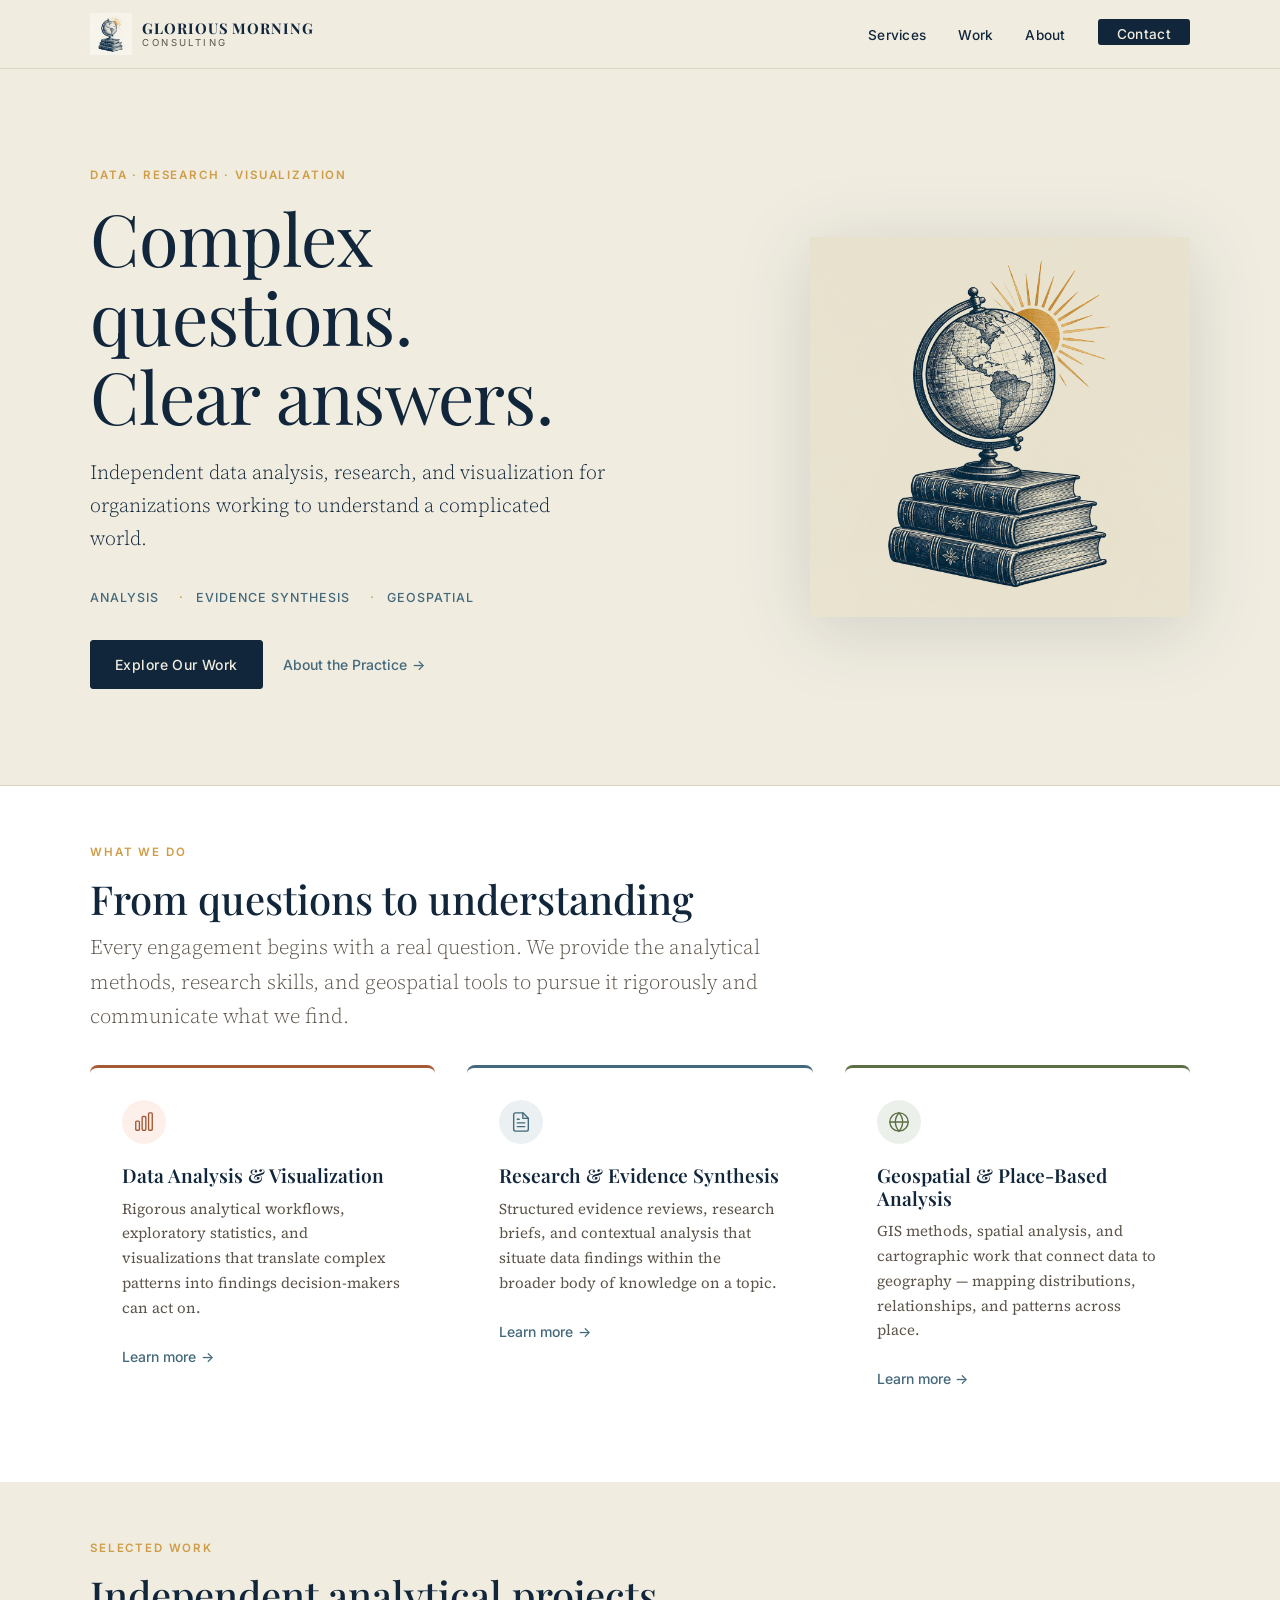
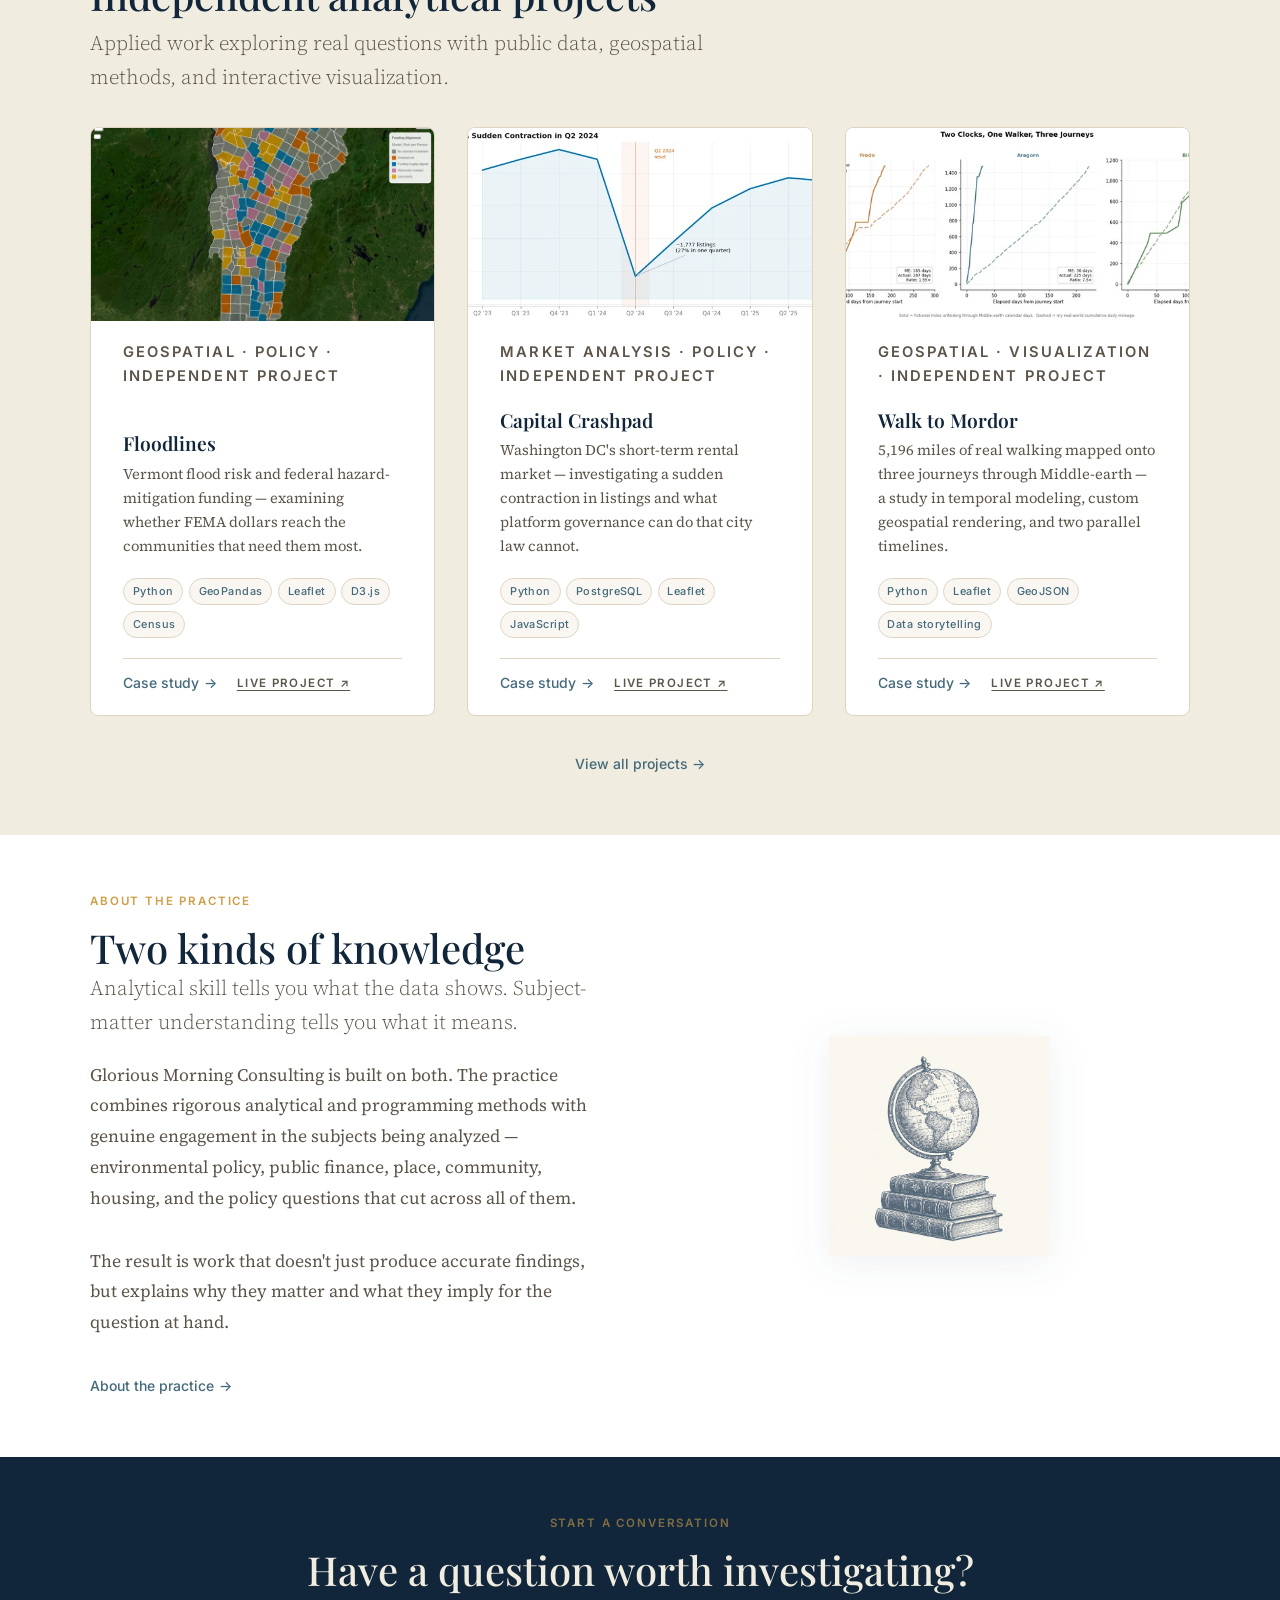
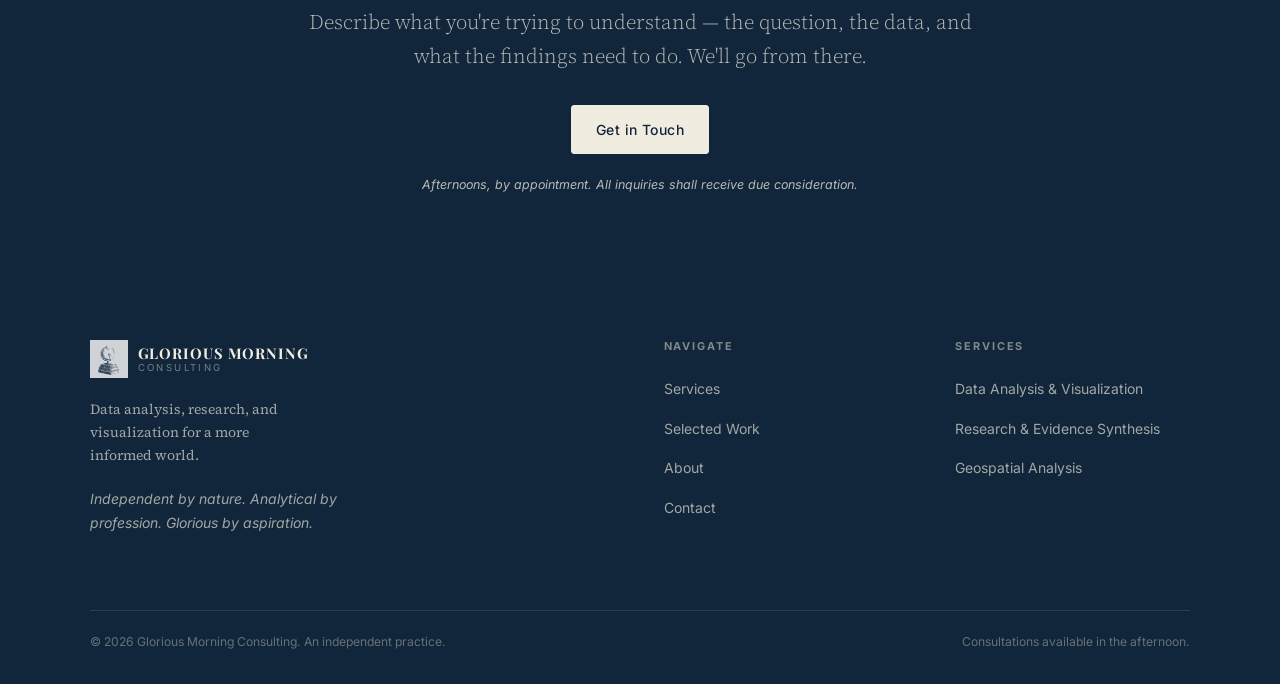
<file: index.html>
<!DOCTYPE html>
<html lang="en">
<head>
  <meta charset="UTF-8">
  <meta name="viewport" content="width=device-width, initial-scale=1.0">
  <title>Glorious Morning Consulting — Data Analysis, Research &amp; Visualization</title>
  <meta name="description" content="Glorious Morning Consulting offers independent data analysis, research, and geospatial visualization for nonprofits, researchers, and policy-oriented organizations.">
  <meta name="theme-color" content="#11263a">

  <!-- Open Graph -->
  <meta property="og:type" content="website">
  <meta property="og:title" content="Glorious Morning Consulting">
  <meta property="og:description" content="Independent data analysis, research, and visualization for organizations working to understand a complicated world.">
  <meta property="og:image" content="resources/images/Engraved%20Globe%20and%20Golden%20Sunburst.png">

  <!-- Favicon -->
  <link rel="icon" type="image/svg+xml" href="favicon.svg">

  <!-- Fonts -->
  <link rel="preconnect" href="https://fonts.googleapis.com">
  <link rel="preconnect" href="https://fonts.gstatic.com" crossorigin>
  <link href="https://fonts.googleapis.com/css2?family=Playfair+Display:ital,wght@0,400;0,500;0,700;1,400&family=Source+Serif+4:ital,opsz,wght@0,8..60,300;0,8..60,400;1,8..60,300;1,8..60,400&family=Inter:wght@400;500;600&display=swap" rel="stylesheet">

  <link rel="stylesheet" href="css/main.css">
</head>
<body>

  <a href="#main" class="skip-link">Skip to main content</a>

  <!-- Navigation -->
  <header class="site-header">
    <nav class="site-nav" aria-label="Main navigation">
      <a href="index.html" class="nav-logo" aria-label="Glorious Morning Consulting — Home">
        <img src="resources/images/Engraved%20Globe%20and%20Golden%20Sunburst.png"
             alt="" width="42" height="42" class="nav-logo-mark">
        <span class="nav-logo-text">
          <span class="nav-logo-name">Glorious Morning</span>
          <span class="nav-logo-sub">Consulting</span>
        </span>
      </a>

      <button class="nav-toggle" aria-label="Open navigation menu" aria-expanded="false" aria-controls="nav-menu">
        <span></span><span></span><span></span>
      </button>

      <ul class="nav-menu" id="nav-menu" aria-expanded="false">
        <li><a href="services.html">Services</a></li>
        <li><a href="work.html">Work</a></li>
        <li><a href="about.html">About</a></li>
        <li><a href="contact.html" class="nav-cta">Contact</a></li>
      </ul>
    </nav>
  </header>

  <main id="main">

    <!-- Hero -->
    <section class="hero">
      <div class="hero-inner container">
        <div class="hero-content">
          <span class="eyebrow">Data · Research · Visualization</span>
          <h1 class="hero-title">Complex questions.<br>Clear answers.</h1>
          <p class="hero-sub">Independent data analysis, research, and visualization for organizations working to understand a complicated world.</p>
          <div class="hero-disciplines">
            <span>Analysis</span>
            <span>Evidence synthesis</span>
            <span>Geospatial</span>
          </div>
          <div class="hero-actions">
            <a href="work.html" class="btn btn-primary">Explore Our Work</a>
            <a href="about.html" class="arrow-link">About the Practice</a>
          </div>
        </div>
        <div class="hero-image" aria-hidden="true">
          <img src="resources/images/Engraved%20Globe%20and%20Golden%20Sunburst.png"
               alt="" width="380" height="380">
        </div>
      </div>
    </section>

    <!-- Services preview -->
    <section class="section section--white" aria-labelledby="services-heading">
      <div class="container">
        <div class="section-header">
          <span class="eyebrow">What We Do</span>
          <h2 id="services-heading">From questions to understanding</h2>
          <p class="lead">Every engagement begins with a real question. We provide the analytical methods, research skills, and geospatial tools to pursue it rigorously and communicate what we find.</p>
        </div>

        <div class="grid-3">

          <!-- Data Analysis -->
          <article class="service-card service-card--data">
            <div class="service-icon" aria-hidden="true">
              <svg viewBox="0 0 24 24" fill="none" stroke="currentColor" stroke-linecap="round" stroke-linejoin="round">
                <rect x="3" y="11" width="4" height="10" rx="1"/>
                <rect x="10" y="6" width="4" height="15" rx="1"/>
                <rect x="17" y="2" width="4" height="19" rx="1"/>
              </svg>
            </div>
            <h3>Data Analysis &amp; Visualization</h3>
            <p>Rigorous analytical workflows, exploratory statistics, and visualizations that translate complex patterns into findings decision-makers can act on.</p>
            <a href="services.html#data-analysis" class="arrow-link">Learn more</a>
          </article>

          <!-- Research -->
          <article class="service-card service-card--research">
            <div class="service-icon" aria-hidden="true">
              <svg viewBox="0 0 24 24" fill="none" stroke="currentColor" stroke-linecap="round" stroke-linejoin="round">
                <path d="M14 2H6a2 2 0 0 0-2 2v16a2 2 0 0 0 2 2h12a2 2 0 0 0 2-2V8z"/>
                <polyline points="14 2 14 8 20 8"/>
                <line x1="16" y1="13" x2="8" y2="13"/>
                <line x1="16" y1="17" x2="8" y2="17"/>
                <line x1="10" y1="9"  x2="8" y2="9"/>
              </svg>
            </div>
            <h3>Research &amp; Evidence Synthesis</h3>
            <p>Structured evidence reviews, research briefs, and contextual analysis that situate data findings within the broader body of knowledge on a topic.</p>
            <a href="services.html#research" class="arrow-link">Learn more</a>
          </article>

          <!-- Geospatial -->
          <article class="service-card service-card--geo">
            <div class="service-icon" aria-hidden="true">
              <svg viewBox="0 0 24 24" fill="none" stroke="currentColor" stroke-linecap="round" stroke-linejoin="round">
                <circle cx="12" cy="12" r="10"/>
                <line x1="2"  y1="12" x2="22" y2="12"/>
                <path d="M12 2a15.3 15.3 0 0 1 4 10 15.3 15.3 0 0 1-4 10 15.3 15.3 0 0 1-4-10 15.3 15.3 0 0 1 4-10z"/>
              </svg>
            </div>
            <h3>Geospatial &amp; Place-Based Analysis</h3>
            <p>GIS methods, spatial analysis, and cartographic work that connect data to geography — mapping distributions, relationships, and patterns across place.</p>
            <a href="services.html#geospatial" class="arrow-link">Learn more</a>
          </article>

        </div>
      </div>
    </section>

    <!-- Featured Work -->
    <section class="section section--cream" aria-labelledby="work-heading">
      <div class="container">
        <div class="section-header">
          <span class="eyebrow">Selected Work</span>
          <h2 id="work-heading">Independent analytical projects</h2>
          <p class="lead">Applied work exploring real questions with public data, geospatial methods, and interactive visualization.</p>
        </div>

        <div class="grid-3">

          <!-- Floodlines -->
          <article class="project-card">
            <div class="project-thumb">
              <img src="resources/thumbnails/floodlines-thumb.webp"
                   alt="Interactive map of Vermont towns classified by flood risk and FEMA mitigation funding alignment"
                   width="720" height="405" loading="lazy">
            </div>
            <div class="project-body">
              <p class="project-tag">Geospatial · Policy · Independent Project</p>
              <h3>Floodlines</h3>
              <p>Vermont flood risk and federal hazard-mitigation funding — examining whether FEMA dollars reach the communities that need them most.</p>
              <div class="project-tools">
                <span>Python</span><span>GeoPandas</span><span>Leaflet</span><span>D3.js</span><span>Census</span>
              </div>
              <div class="project-links">
                <a href="https://informedwanderer.com/workshop/floodlines.html" class="arrow-link" target="_blank" rel="noopener">Case study</a>
                <a href="https://johbry17.github.io/Floodlines/" class="label" target="_blank" rel="noopener" aria-label="Floodlines live project">Live project ↗</a>
              </div>
            </div>
          </article>

          <!-- Capital Crashpad -->
          <article class="project-card">
            <div class="project-thumb">
              <img src="resources/thumbnails/capital-crashpad-thumb.webp"
                   alt="Line chart showing sharp drop in Washington DC Airbnb listings in Q2 2024"
                   width="720" height="405" loading="lazy">
            </div>
            <div class="project-body">
              <p class="project-tag">Market Analysis · Policy · Independent Project</p>
              <h3>Capital Crashpad</h3>
              <p>Washington DC's short-term rental market — investigating a sudden contraction in listings and what platform governance can do that city law cannot.</p>
              <div class="project-tools">
                <span>Python</span><span>PostgreSQL</span><span>Leaflet</span><span>JavaScript</span>
              </div>
              <div class="project-links">
                <a href="https://informedwanderer.com/workshop/capital-crashpad.html" class="arrow-link" target="_blank" rel="noopener">Case study</a>
                <a href="https://johbry17.github.io/Capital-Crashpad/" class="label" target="_blank" rel="noopener" aria-label="Capital Crashpad live project">Live project ↗</a>
              </div>
            </div>
          </article>

          <!-- Walk to Mordor -->
          <article class="project-card">
            <div class="project-thumb">
              <img src="resources/thumbnails/walk-to-mordor-thumb.webp"
                   alt="Three line charts comparing cumulative walking distance through Middle-earth across two independent timelines"
                   width="720" height="405" loading="lazy">
            </div>
            <div class="project-body">
              <p class="project-tag">Geospatial · Visualization · Independent Project</p>
              <h3>Walk to Mordor</h3>
              <p>5,196 miles of real walking mapped onto three journeys through Middle-earth — a study in temporal modeling, custom geospatial rendering, and two parallel timelines.</p>
              <div class="project-tools">
                <span>Python</span><span>Leaflet</span><span>GeoJSON</span><span>Data storytelling</span>
              </div>
              <div class="project-links">
                <a href="https://informedwanderer.com/workshop/walk-to-mordor.html" class="arrow-link" target="_blank" rel="noopener">Case study</a>
                <a href="https://johbry17.github.io/Walk-to-Mordor/static/" class="label" target="_blank" rel="noopener" aria-label="Walk to Mordor live project">Live project ↗</a>
              </div>
            </div>
          </article>

        </div>

        <div style="text-align: center; margin-top: var(--space-lg);">
          <a href="work.html" class="arrow-link">View all projects</a>
        </div>

      </div>
    </section>

    <!-- About teaser -->
    <section class="section about-teaser section--white" aria-labelledby="about-teaser-heading">
      <div class="container">
        <div class="about-teaser-grid">
          <div class="about-teaser-text">
            <span class="eyebrow">About the Practice</span>
            <h2 id="about-teaser-heading">Two kinds of knowledge</h2>
            <p class="lead">Analytical skill tells you what the data shows. Subject-matter understanding tells you what it means.</p>
            <p>Glorious Morning Consulting is built on both. The practice combines rigorous analytical and programming methods with genuine engagement in the subjects being analyzed — environmental policy, public finance, place, community, housing, and the policy questions that cut across all of them.</p>
            <p>The result is work that doesn't just produce accurate findings, but explains why they matter and what they imply for the question at hand.</p>
            <a href="about.html" class="arrow-link">About the practice</a>
          </div>
          <div class="about-teaser-visual" aria-hidden="true">
            <img src="resources/images/Antique%20Globe%20on%20Stacked%20Books.png"
                 alt="" width="240" height="240" loading="lazy">
          </div>
        </div>
      </div>
    </section>

    <!-- CTA -->
    <section class="cta-section section" aria-labelledby="cta-heading">
      <div class="container">
        <span class="eyebrow" style="color: rgba(207,157,71,0.6);">Start a Conversation</span>
        <h2 id="cta-heading">Have a question worth investigating?</h2>
        <p class="lead">Describe what you're trying to understand — the question, the data, and what the findings need to do. We'll go from there.</p>
        <a href="contact.html" class="btn btn-light">Get in Touch</a>
        <p class="cta-eccentric">Afternoons, by appointment. All inquiries shall receive due consideration.</p>
      </div>
    </section>

  </main>

  <!-- Footer -->
  <footer class="site-footer">
    <div class="container">
      <div class="footer-inner">

        <div class="footer-brand">
          <a href="index.html" class="footer-logo" aria-label="Glorious Morning Consulting — Home">
            <img src="resources/images/Engraved%20Globe%20and%20Golden%20Sunburst.png"
                 alt="" width="38" height="38">
            <span class="nav-logo-text">
              <span class="nav-logo-name">Glorious Morning</span>
              <span class="nav-logo-sub">Consulting</span>
            </span>
          </a>
          <p>Data analysis, research, and visualization for a more informed world.</p>
          <p class="footer-eccentric">Independent by nature. Analytical by profession. Glorious by aspiration.</p>
        </div>

        <nav class="footer-col" aria-label="Footer navigation">
          <h4>Navigate</h4>
          <ul>
            <li><a href="services.html">Services</a></li>
            <li><a href="work.html">Selected Work</a></li>
            <li><a href="about.html">About</a></li>
            <li><a href="contact.html">Contact</a></li>
          </ul>
        </nav>

        <div class="footer-col">
          <h4>Services</h4>
          <ul>
            <li><a href="services.html#data-analysis">Data Analysis &amp; Visualization</a></li>
            <li><a href="services.html#research">Research &amp; Evidence Synthesis</a></li>
            <li><a href="services.html#geospatial">Geospatial Analysis</a></li>
          </ul>
        </div>

      </div>

      <div class="footer-bottom">
        <p>&copy; 2026 Glorious Morning Consulting. An independent practice.</p>
        <p>Consultations available in the afternoon.</p>
      </div>
    </div>
  </footer>

  <script src="js/main.js"></script>
</body>
</html>
</file>
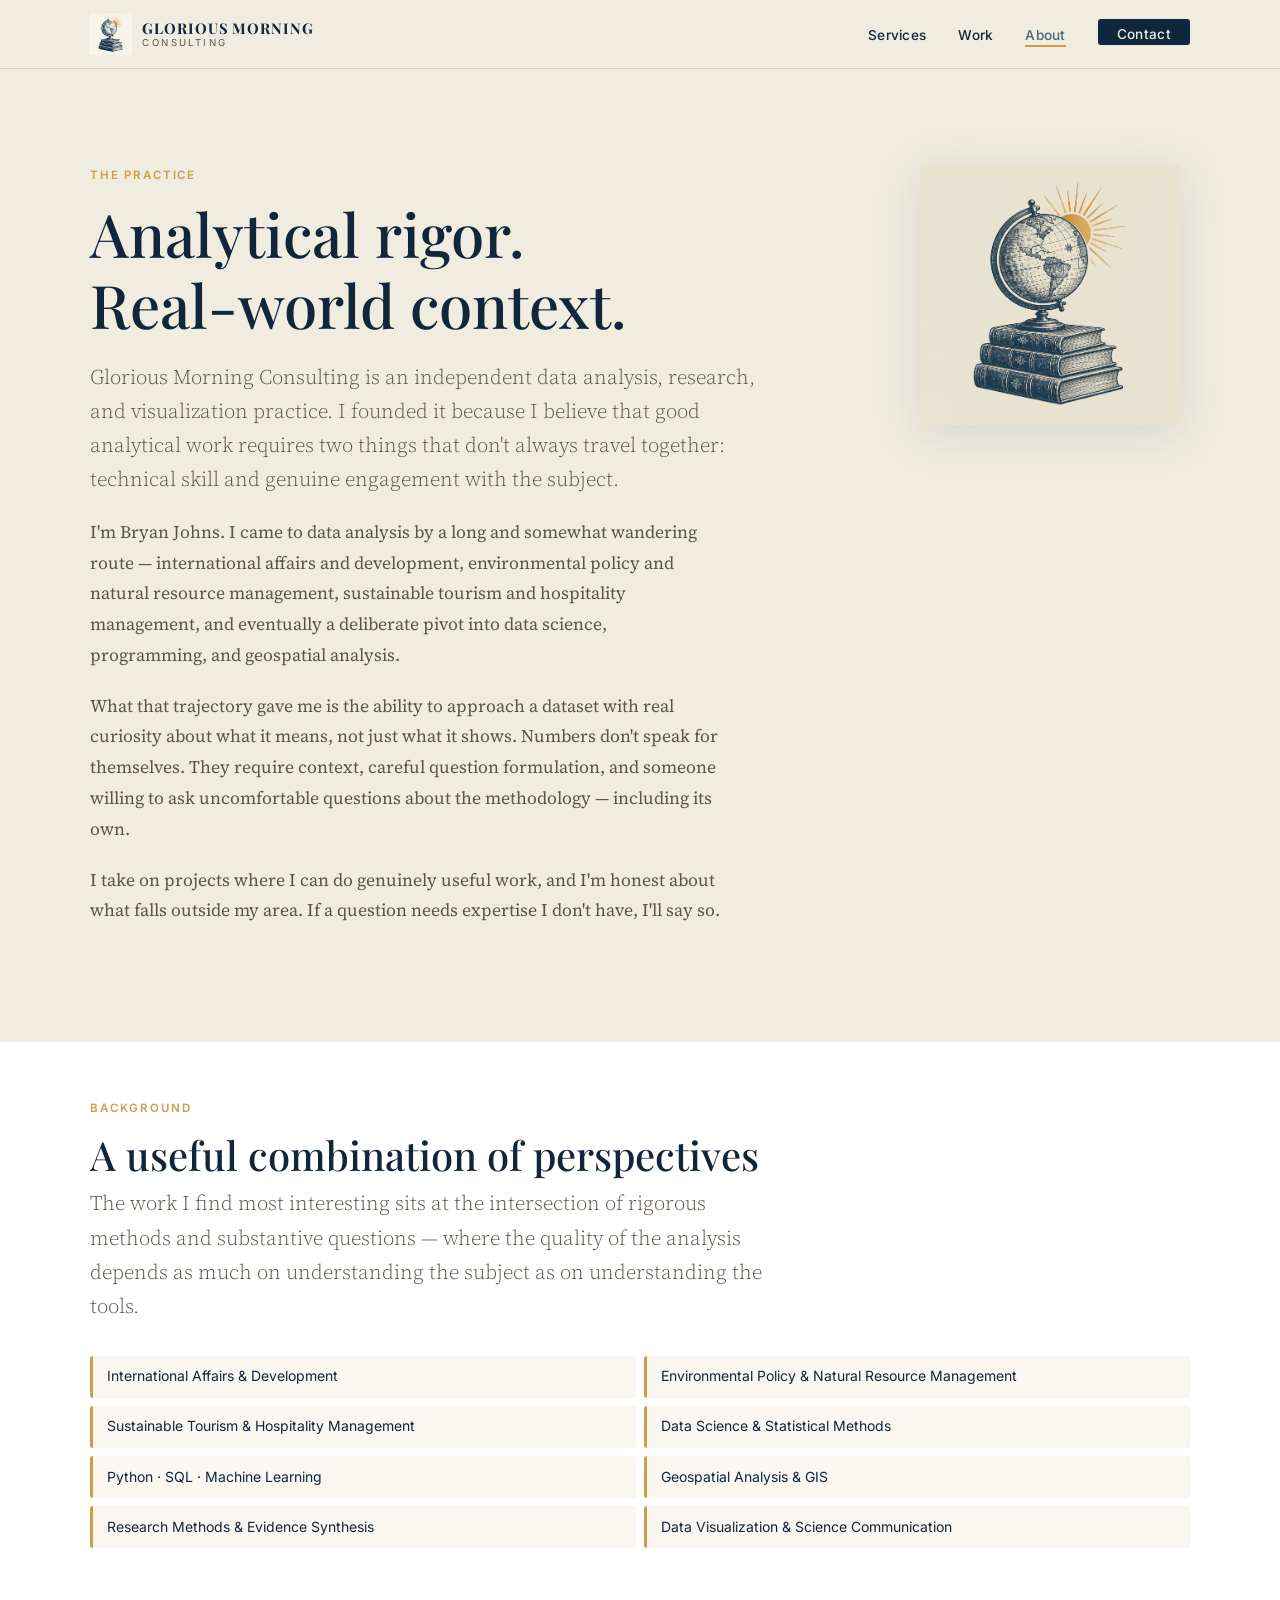
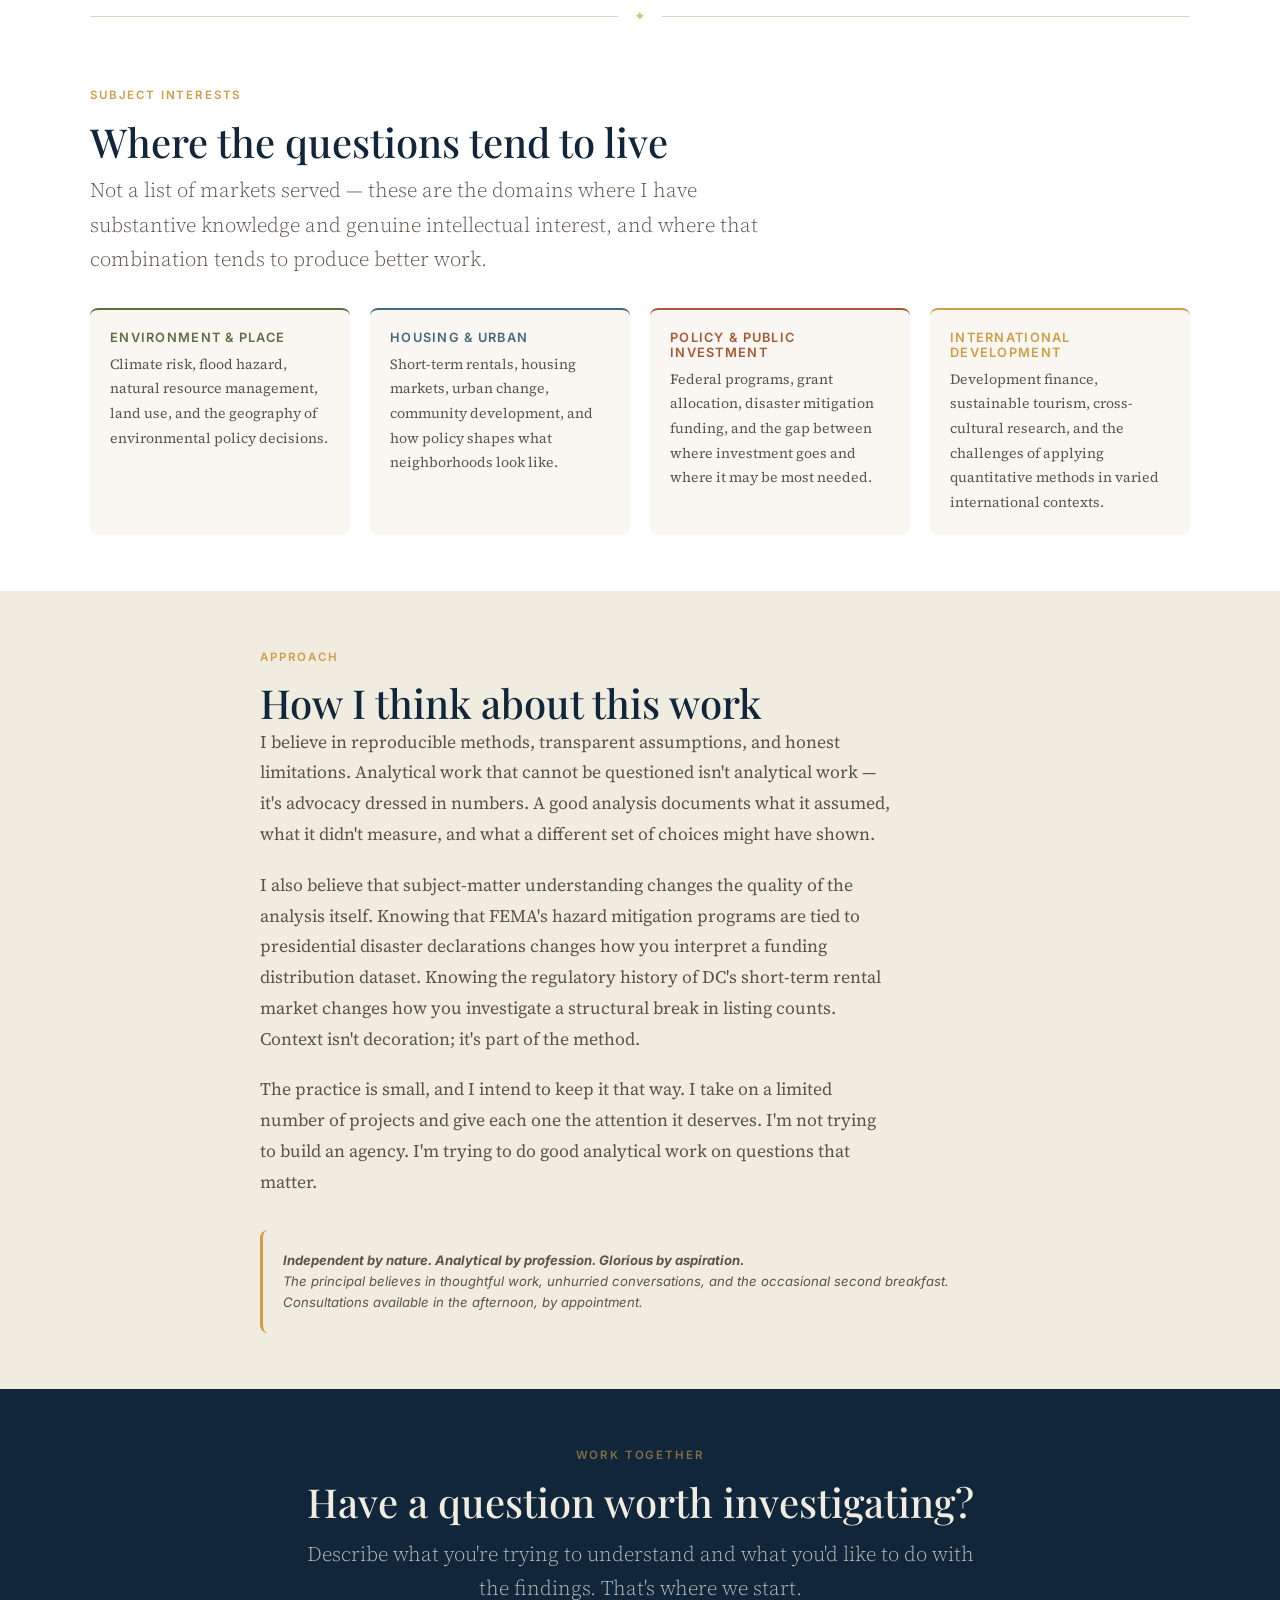
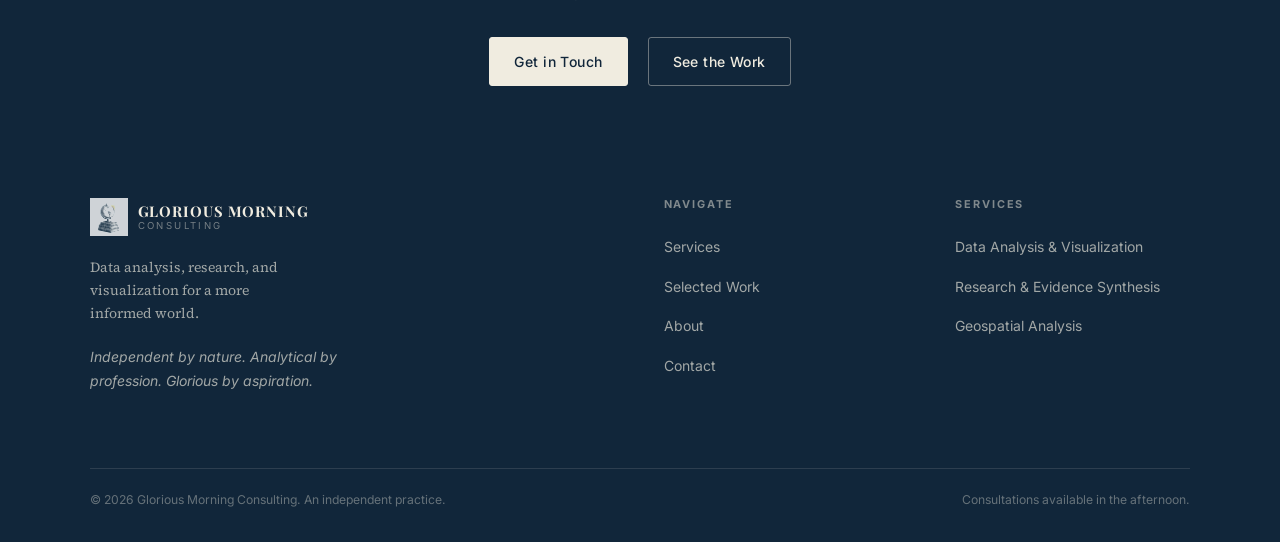
<file: about.html>
<!DOCTYPE html>
<html lang="en">
<head>
  <meta charset="UTF-8">
  <meta name="viewport" content="width=device-width, initial-scale=1.0">
  <title>About — Glorious Morning Consulting</title>
  <meta name="description" content="Glorious Morning Consulting is led by Bryan Johns — combining analytical methods and programming skills with genuine subject-matter understanding across policy, environment, and place.">
  <meta name="theme-color" content="#11263a">

  <meta property="og:type" content="website">
  <meta property="og:title" content="About — Glorious Morning Consulting">
  <meta property="og:description" content="An independent practice combining analytical rigor with contextual understanding across data, policy, environment, and place.">

  <link rel="icon" type="image/svg+xml" href="favicon.svg">

  <link rel="preconnect" href="https://fonts.googleapis.com">
  <link rel="preconnect" href="https://fonts.gstatic.com" crossorigin>
  <link href="https://fonts.googleapis.com/css2?family=Playfair+Display:ital,wght@0,400;0,500;0,700;1,400&family=Source+Serif+4:ital,opsz,wght@0,8..60,300;0,8..60,400;1,8..60,300;1,8..60,400&family=Inter:wght@400;500;600&display=swap" rel="stylesheet">

  <link rel="stylesheet" href="css/main.css">
</head>
<body>

  <a href="#main" class="skip-link">Skip to main content</a>

  <header class="site-header">
    <nav class="site-nav" aria-label="Main navigation">
      <a href="index.html" class="nav-logo" aria-label="Glorious Morning Consulting — Home">
        <img src="resources/images/Engraved%20Globe%20and%20Golden%20Sunburst.png"
             alt="" width="42" height="42" class="nav-logo-mark">
        <span class="nav-logo-text">
          <span class="nav-logo-name">Glorious Morning</span>
          <span class="nav-logo-sub">Consulting</span>
        </span>
      </a>

      <button class="nav-toggle" aria-label="Open navigation menu" aria-expanded="false" aria-controls="nav-menu">
        <span></span><span></span><span></span>
      </button>

      <ul class="nav-menu" id="nav-menu" aria-expanded="false">
        <li><a href="services.html">Services</a></li>
        <li><a href="work.html">Work</a></li>
        <li><a href="about.html" aria-current="page">About</a></li>
        <li><a href="contact.html" class="nav-cta">Contact</a></li>
      </ul>
    </nav>
  </header>

  <main id="main">

    <!-- Principal introduction -->
    <section class="section section--cream section--lg" aria-labelledby="about-heading">
      <div class="container">
        <div class="about-intro-grid">

          <div class="about-text">
            <span class="eyebrow">The Practice</span>
            <h1 id="about-heading">Analytical rigor.<br>Real-world context.</h1>
            <p class="lead">Glorious Morning Consulting is an independent data analysis, research, and visualization practice. I founded it because I believe that good analytical work requires two things that don't always travel together: technical skill and genuine engagement with the subject.</p>
            <p>I'm Bryan Johns. I came to data analysis by a long and somewhat wandering route — international affairs and development, environmental policy and natural resource management, sustainable tourism and hospitality management, and eventually a deliberate pivot into data science, programming, and geospatial analysis.</p>
            <p>What that trajectory gave me is the ability to approach a dataset with real curiosity about what it means, not just what it shows. Numbers don't speak for themselves. They require context, careful question formulation, and someone willing to ask uncomfortable questions about the methodology — including its own.</p>
            <p>I take on projects where I can do genuinely useful work, and I'm honest about what falls outside my area. If a question needs expertise I don't have, I'll say so.</p>
          </div>

          <div class="about-globe" aria-hidden="true">
            <img src="resources/images/Engraved%20Globe%20and%20Golden%20Sunburst.png"
                 alt="" width="260" height="260" loading="lazy">
          </div>

        </div>
      </div>
    </section>

    <!-- Background -->
    <section class="section section--white" aria-labelledby="background-heading">
      <div class="container">
        <div class="section-header">
          <span class="eyebrow">Background</span>
          <h2 id="background-heading">A useful combination of perspectives</h2>
          <p class="lead">The work I find most interesting sits at the intersection of rigorous methods and substantive questions — where the quality of the analysis depends as much on understanding the subject as on understanding the tools.</p>
        </div>

        <div class="background-grid">
          <div class="background-item">International Affairs &amp; Development</div>
          <div class="background-item">Environmental Policy &amp; Natural Resource Management</div>
          <div class="background-item">Sustainable Tourism &amp; Hospitality Management</div>
          <div class="background-item">Data Science &amp; Statistical Methods</div>
          <div class="background-item">Python · SQL · Machine Learning</div>
          <div class="background-item">Geospatial Analysis &amp; GIS</div>
          <div class="background-item">Research Methods &amp; Evidence Synthesis</div>
          <div class="background-item">Data Visualization &amp; Science Communication</div>
        </div>

        <div class="ornament" aria-hidden="true"><span class="ornament-glyph">✦</span></div>

        <div class="section-header">
          <span class="eyebrow">Subject Interests</span>
          <h2>Where the questions tend to live</h2>
          <p class="lead">Not a list of markets served — these are the domains where I have substantive knowledge and genuine intellectual interest, and where that combination tends to produce better work.</p>
        </div>

        <div class="grid-4" style="margin-top: var(--space-md);">
          <div style="padding: var(--space-md); background: var(--paper); border-radius: var(--r-md); border-top: 2px solid var(--sage);">
            <h4 style="font-family: var(--font-ui); font-size: 0.8rem; letter-spacing: 0.1em; text-transform: uppercase; margin-bottom: 0.4rem; color: var(--sage);">Environment &amp; Place</h4>
            <p style="font-size: 0.88rem; color: var(--muted); max-width: none;">Climate risk, flood hazard, natural resource management, land use, and the geography of environmental policy decisions.</p>
          </div>
          <div style="padding: var(--space-md); background: var(--paper); border-radius: var(--r-md); border-top: 2px solid var(--slate);">
            <h4 style="font-family: var(--font-ui); font-size: 0.8rem; letter-spacing: 0.1em; text-transform: uppercase; margin-bottom: 0.4rem; color: var(--slate);">Housing &amp; Urban</h4>
            <p style="font-size: 0.88rem; color: var(--muted); max-width: none;">Short-term rentals, housing markets, urban change, community development, and how policy shapes what neighborhoods look like.</p>
          </div>
          <div style="padding: var(--space-md); background: var(--paper); border-radius: var(--r-md); border-top: 2px solid var(--terra);">
            <h4 style="font-family: var(--font-ui); font-size: 0.8rem; letter-spacing: 0.1em; text-transform: uppercase; margin-bottom: 0.4rem; color: var(--terra);">Policy &amp; Public Investment</h4>
            <p style="font-size: 0.88rem; color: var(--muted); max-width: none;">Federal programs, grant allocation, disaster mitigation funding, and the gap between where investment goes and where it may be most needed.</p>
          </div>
          <div style="padding: var(--space-md); background: var(--paper); border-radius: var(--r-md); border-top: 2px solid var(--gold);">
            <h4 style="font-family: var(--font-ui); font-size: 0.8rem; letter-spacing: 0.1em; text-transform: uppercase; margin-bottom: 0.4rem; color: var(--gold);">International Development</h4>
            <p style="font-size: 0.88rem; color: var(--muted); max-width: none;">Development finance, sustainable tourism, cross-cultural research, and the challenges of applying quantitative methods in varied international contexts.</p>
          </div>
        </div>

      </div>
    </section>

    <!-- Philosophy -->
    <section class="section section--cream" aria-labelledby="philosophy-heading">
      <div class="container" style="max-width: 760px;">
        <span class="eyebrow">Approach</span>
        <h2 id="philosophy-heading">How I think about this work</h2>

        <div class="philosophy-text">
          <p>I believe in reproducible methods, transparent assumptions, and honest limitations. Analytical work that cannot be questioned isn't analytical work — it's advocacy dressed in numbers. A good analysis documents what it assumed, what it didn't measure, and what a different set of choices might have shown.</p>

          <p>I also believe that subject-matter understanding changes the quality of the analysis itself. Knowing that FEMA's hazard mitigation programs are tied to presidential disaster declarations changes how you interpret a funding distribution dataset. Knowing the regulatory history of DC's short-term rental market changes how you investigate a structural break in listing counts. Context isn't decoration; it's part of the method.</p>

          <p>The practice is small, and I intend to keep it that way. I take on a limited number of projects and give each one the attention it deserves. I'm not trying to build an agency. I'm trying to do good analytical work on questions that matter.</p>
        </div>

        <div class="aside-note" role="note">
          <strong>Independent by nature. Analytical by profession. Glorious by aspiration.</strong><br>
          The principal believes in thoughtful work, unhurried conversations, and the occasional second breakfast. Consultations available in the afternoon, by appointment.
        </div>

      </div>
    </section>

    <!-- CTA -->
    <section class="cta-section section" aria-labelledby="about-cta-heading">
      <div class="container">
        <span class="eyebrow" style="color: rgba(207,157,71,0.6);">Work Together</span>
        <h2 id="about-cta-heading">Have a question worth investigating?</h2>
        <p class="lead">Describe what you're trying to understand and what you'd like to do with the findings. That's where we start.</p>
        <div style="display: flex; gap: var(--space-md); justify-content: center; flex-wrap: wrap; margin-top: var(--space-lg);">
          <a href="contact.html" class="btn btn-light">Get in Touch</a>
          <a href="work.html" class="btn btn-secondary" style="color: var(--cream); border-color: rgba(240,236,224,0.4);">See the Work</a>
        </div>
      </div>
    </section>

  </main>

  <footer class="site-footer">
    <div class="container">
      <div class="footer-inner">

        <div class="footer-brand">
          <a href="index.html" class="footer-logo" aria-label="Glorious Morning Consulting — Home">
            <img src="resources/images/Engraved%20Globe%20and%20Golden%20Sunburst.png"
                 alt="" width="38" height="38">
            <span class="nav-logo-text">
              <span class="nav-logo-name">Glorious Morning</span>
              <span class="nav-logo-sub">Consulting</span>
            </span>
          </a>
          <p>Data analysis, research, and visualization for a more informed world.</p>
          <p class="footer-eccentric">Independent by nature. Analytical by profession. Glorious by aspiration.</p>
        </div>

        <nav class="footer-col" aria-label="Footer navigation">
          <h4>Navigate</h4>
          <ul>
            <li><a href="services.html">Services</a></li>
            <li><a href="work.html">Selected Work</a></li>
            <li><a href="about.html">About</a></li>
            <li><a href="contact.html">Contact</a></li>
          </ul>
        </nav>

        <div class="footer-col">
          <h4>Services</h4>
          <ul>
            <li><a href="services.html#data-analysis">Data Analysis &amp; Visualization</a></li>
            <li><a href="services.html#research">Research &amp; Evidence Synthesis</a></li>
            <li><a href="services.html#geospatial">Geospatial Analysis</a></li>
          </ul>
        </div>

      </div>

      <div class="footer-bottom">
        <p>&copy; 2026 Glorious Morning Consulting. An independent practice.</p>
        <p>Consultations available in the afternoon.</p>
      </div>
    </div>
  </footer>

  <script src="js/main.js"></script>
</body>
</html>
</file>
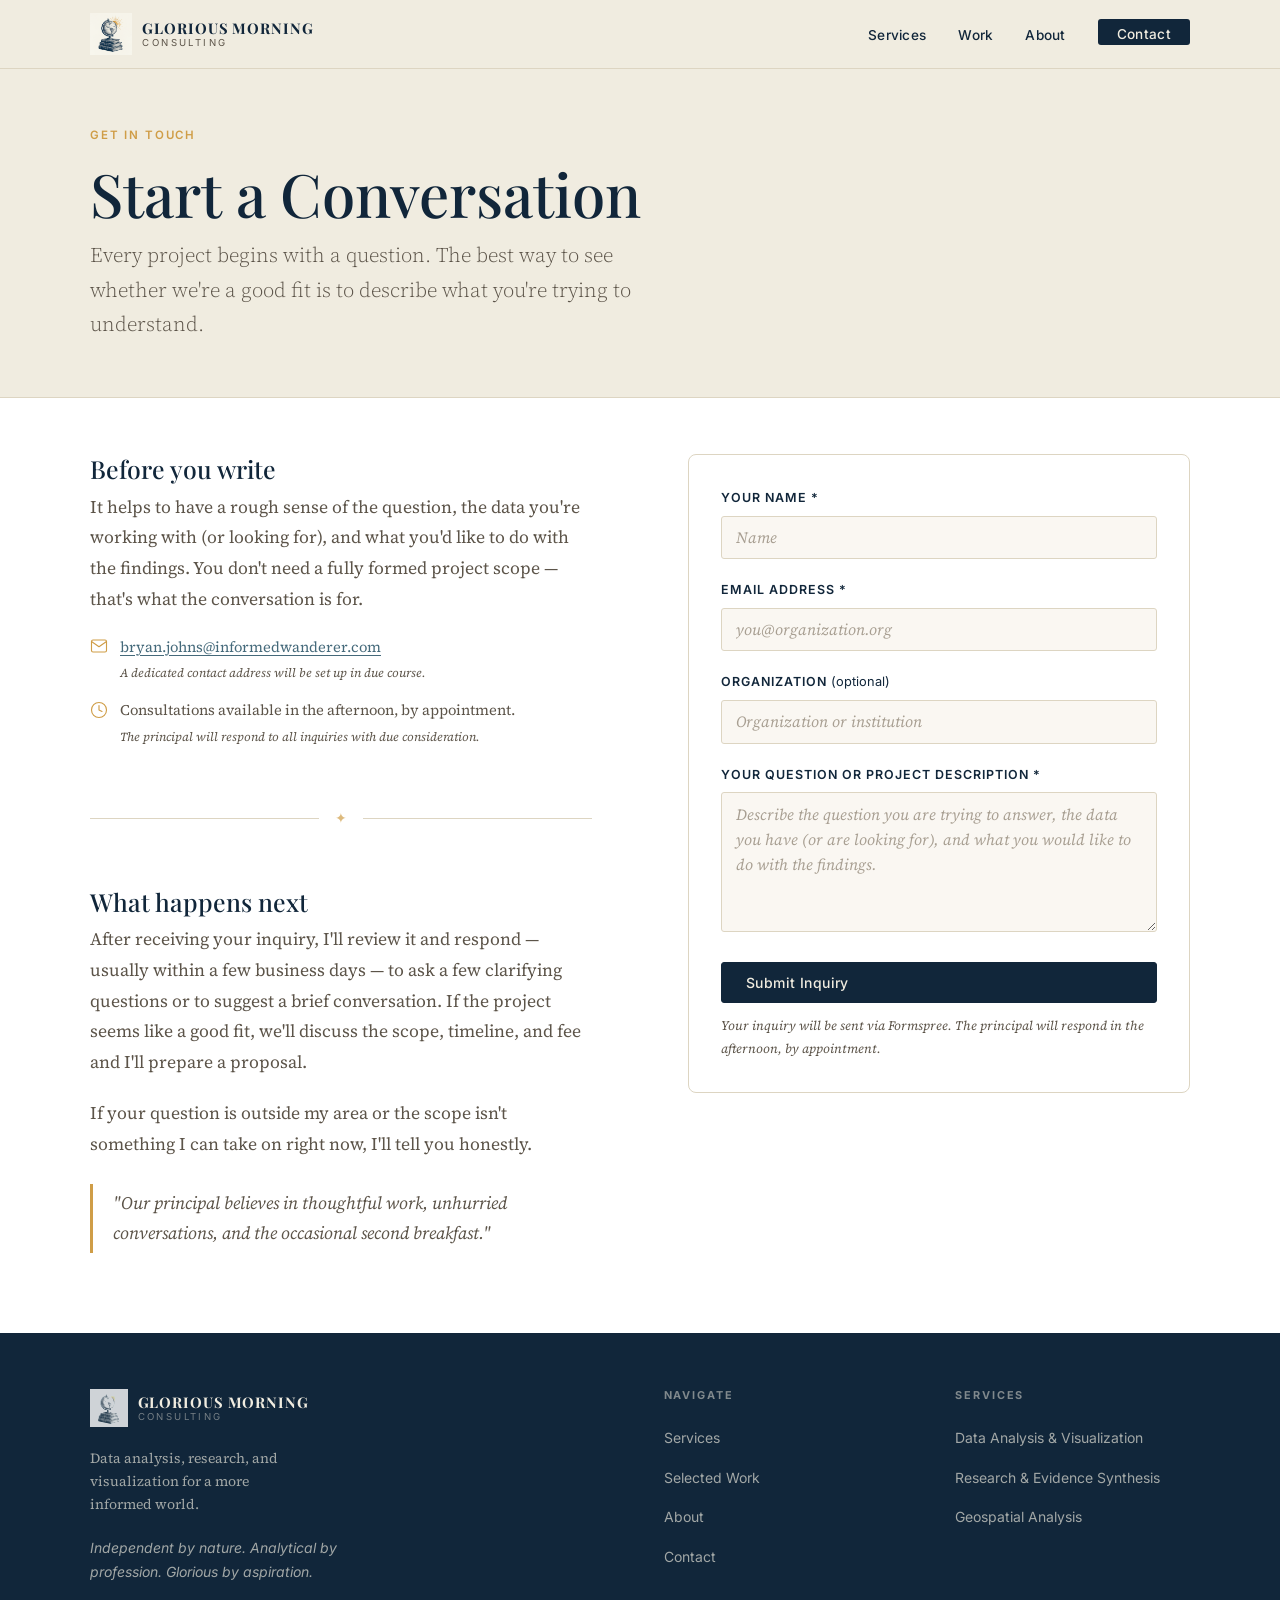
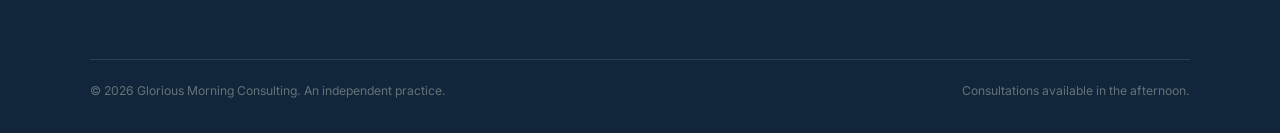
<file: contact.html>
<!DOCTYPE html>
<html lang="en">
<head>
  <meta charset="UTF-8">
  <meta name="viewport" content="width=device-width, initial-scale=1.0">
  <title>Contact — Glorious Morning Consulting</title>
  <meta name="description" content="Reach out to Glorious Morning Consulting with a project inquiry. Every engagement begins with a conversation about the question you're trying to answer.">
  <meta name="theme-color" content="#11263a">

  <meta property="og:type" content="website">
  <meta property="og:title" content="Contact — Glorious Morning Consulting">
  <meta property="og:description" content="Start a project conversation. Describe your question, your data, and what you need the findings to do.">

  <link rel="icon" type="image/svg+xml" href="favicon.svg">

  <link rel="preconnect" href="https://fonts.googleapis.com">
  <link rel="preconnect" href="https://fonts.gstatic.com" crossorigin>
  <link href="https://fonts.googleapis.com/css2?family=Playfair+Display:ital,wght@0,400;0,500;0,700;1,400&family=Source+Serif+4:ital,opsz,wght@0,8..60,300;0,8..60,400;1,8..60,300;1,8..60,400&family=Inter:wght@400;500;600&display=swap" rel="stylesheet">

  <link rel="stylesheet" href="css/main.css">
</head>
<body>

  <a href="#main" class="skip-link">Skip to main content</a>

  <header class="site-header">
    <nav class="site-nav" aria-label="Main navigation">
      <a href="index.html" class="nav-logo" aria-label="Glorious Morning Consulting — Home">
        <img src="resources/images/Engraved%20Globe%20and%20Golden%20Sunburst.png"
             alt="" width="42" height="42" class="nav-logo-mark">
        <span class="nav-logo-text">
          <span class="nav-logo-name">Glorious Morning</span>
          <span class="nav-logo-sub">Consulting</span>
        </span>
      </a>

      <button class="nav-toggle" aria-label="Open navigation menu" aria-expanded="false" aria-controls="nav-menu">
        <span></span><span></span><span></span>
      </button>

      <ul class="nav-menu" id="nav-menu" aria-expanded="false">
        <li><a href="services.html">Services</a></li>
        <li><a href="work.html">Work</a></li>
        <li><a href="about.html">About</a></li>
        <li><a href="contact.html" class="nav-cta" aria-current="page">Contact</a></li>
      </ul>
    </nav>
  </header>

  <main id="main">

    <header class="page-header">
      <div class="container">
        <span class="eyebrow">Get in Touch</span>
        <h1>Start a Conversation</h1>
        <p class="lead">Every project begins with a question. The best way to see whether we're a good fit is to describe what you're trying to understand.</p>
      </div>
    </header>

    <section class="section section--white" aria-labelledby="contact-heading">
      <div class="container">
        <h2 class="visually-hidden" id="contact-heading">Contact information and inquiry form</h2>

        <div class="contact-grid">

          <!-- Contact info -->
          <div class="contact-info">

            <h3>Before you write</h3>
            <p>It helps to have a rough sense of the question, the data you're working with (or looking for), and what you'd like to do with the findings. You don't need a fully formed project scope — that's what the conversation is for.</p>

            <div class="contact-detail">

              <div class="contact-detail-item">
                <svg viewBox="0 0 24 24" fill="none" stroke="currentColor" stroke-linecap="round" stroke-linejoin="round" aria-hidden="true">
                  <path d="M4 4h16c1.1 0 2 .9 2 2v12c0 1.1-.9 2-2 2H4c-1.1 0-2-.9-2-2V6c0-1.1.9-2 2-2z"/>
                  <polyline points="22,6 12,13 2,6"/>
                </svg>
                <!-- PLACEHOLDER: Replace with a dedicated Glorious Morning email address when available -->
                <p><a href="mailto:bryan.johns@informedwanderer.com">bryan.johns@informedwanderer.com</a><br>
                <small style="color: var(--muted); font-style: italic;">A dedicated contact address will be set up in due course.</small></p>
              </div>

              <div class="contact-detail-item">
                <svg viewBox="0 0 24 24" fill="none" stroke="currentColor" stroke-linecap="round" stroke-linejoin="round" aria-hidden="true">
                  <circle cx="12" cy="12" r="10"/>
                  <polyline points="12 6 12 12 16 14"/>
                </svg>
                <p>Consultations available in the afternoon, by appointment.<br>
                <small style="color: var(--muted); font-style: italic;">The principal will respond to all inquiries with due consideration.</small></p>
              </div>

            </div>

            <div class="ornament" aria-hidden="true"><span class="ornament-glyph">✦</span></div>

            <h3>What happens next</h3>
            <p>After receiving your inquiry, I'll review it and respond — usually within a few business days — to ask a few clarifying questions or to suggest a brief conversation. If the project seems like a good fit, we'll discuss the scope, timeline, and fee and I'll prepare a proposal.</p>

            <p>If your question is outside my area or the scope isn't something I can take on right now, I'll tell you honestly.</p>

            <blockquote>
              "Our principal believes in thoughtful work, unhurried conversations, and the occasional second breakfast."
            </blockquote>

          </div>

          <!-- Contact form -->
          <div>
            <form
              action="https://formspree.io/f/xwpezyqg"
              method="POST"
              id="contactForm"
              novalidate
              aria-label="Project inquiry form"
            >
              <!-- PLACEHOLDER: Replace the Formspree action URL above with a
                   dedicated endpoint for Glorious Morning Consulting.
                   Current endpoint belongs to the informedwanderer.com portfolio. -->

              <div class="inquiry-form">

                <div class="form-group">
                  <label for="name">Your name <span aria-hidden="true">*</span></label>
                  <input
                    type="text"
                    id="name"
                    name="name"
                    placeholder="Name"
                    required
                    autocomplete="name"
                  >
                </div>

                <div class="form-group">
                  <label for="email">Email address <span aria-hidden="true">*</span></label>
                  <input
                    type="email"
                    id="email"
                    name="email"
                    placeholder="you@organization.org"
                    required
                    autocomplete="email"
                  >
                </div>

                <div class="form-group">
                  <label for="organization">Organization <span style="font-weight: 400; text-transform: none; letter-spacing: 0; font-size: 0.8rem;">(optional)</span></label>
                  <input
                    type="text"
                    id="organization"
                    name="organization"
                    placeholder="Organization or institution"
                    autocomplete="organization"
                  >
                </div>

                <div class="form-group">
                  <label for="message">Your question or project description <span aria-hidden="true">*</span></label>
                  <textarea
                    id="message"
                    name="message"
                    placeholder="Describe the question you are trying to answer, the data you have (or are looking for), and what you would like to do with the findings."
                    required
                  ></textarea>
                </div>

                <!-- Honeypot for spam filtering — must remain hidden -->
                <div class="form-honeypot" aria-hidden="true">
                  <input type="text" name="_gotcha" tabindex="-1" autocomplete="off">
                </div>

                <button type="submit" class="btn btn-primary" id="submitButton" style="width: 100%;">
                  Submit Inquiry
                </button>

                <p id="formError" class="form-error" hidden role="alert">
                  Something went wrong submitting your inquiry. Please email directly at <a href="mailto:bryan.johns@informedwanderer.com">bryan.johns@informedwanderer.com</a>.
                </p>

                <p class="form-note">
                  Your inquiry will be sent via Formspree. The principal will respond in the afternoon, by appointment.
                </p>

              </div>
            </form>
          </div>

        </div>
      </div>
    </section>

  </main>

  <footer class="site-footer">
    <div class="container">
      <div class="footer-inner">

        <div class="footer-brand">
          <a href="index.html" class="footer-logo" aria-label="Glorious Morning Consulting — Home">
            <img src="resources/images/Engraved%20Globe%20and%20Golden%20Sunburst.png"
                 alt="" width="38" height="38">
            <span class="nav-logo-text">
              <span class="nav-logo-name">Glorious Morning</span>
              <span class="nav-logo-sub">Consulting</span>
            </span>
          </a>
          <p>Data analysis, research, and visualization for a more informed world.</p>
          <p class="footer-eccentric">Independent by nature. Analytical by profession. Glorious by aspiration.</p>
        </div>

        <nav class="footer-col" aria-label="Footer navigation">
          <h4>Navigate</h4>
          <ul>
            <li><a href="services.html">Services</a></li>
            <li><a href="work.html">Selected Work</a></li>
            <li><a href="about.html">About</a></li>
            <li><a href="contact.html">Contact</a></li>
          </ul>
        </nav>

        <div class="footer-col">
          <h4>Services</h4>
          <ul>
            <li><a href="services.html#data-analysis">Data Analysis &amp; Visualization</a></li>
            <li><a href="services.html#research">Research &amp; Evidence Synthesis</a></li>
            <li><a href="services.html#geospatial">Geospatial Analysis</a></li>
          </ul>
        </div>

      </div>

      <div class="footer-bottom">
        <p>&copy; 2026 Glorious Morning Consulting. An independent practice.</p>
        <p>Consultations available in the afternoon.</p>
      </div>
    </div>
  </footer>

  <script src="js/main.js"></script>
</body>
</html>
</file>
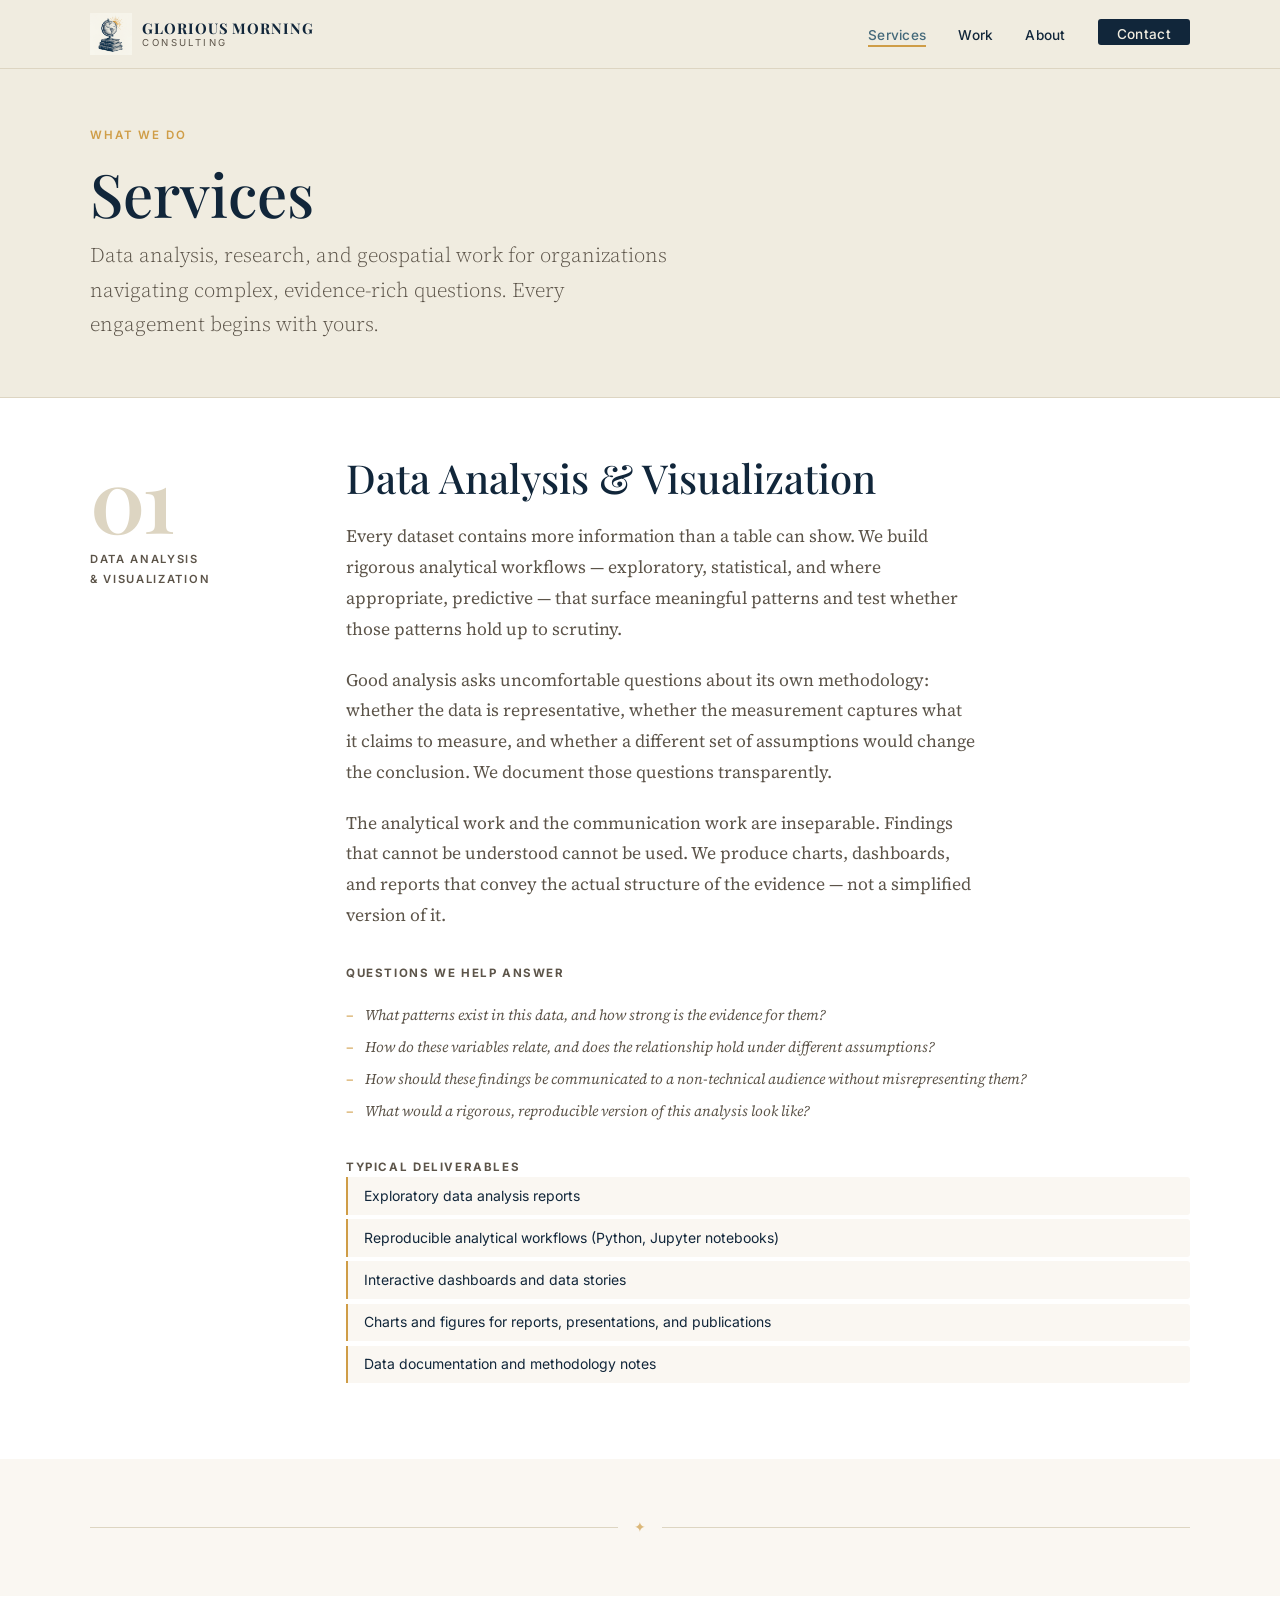
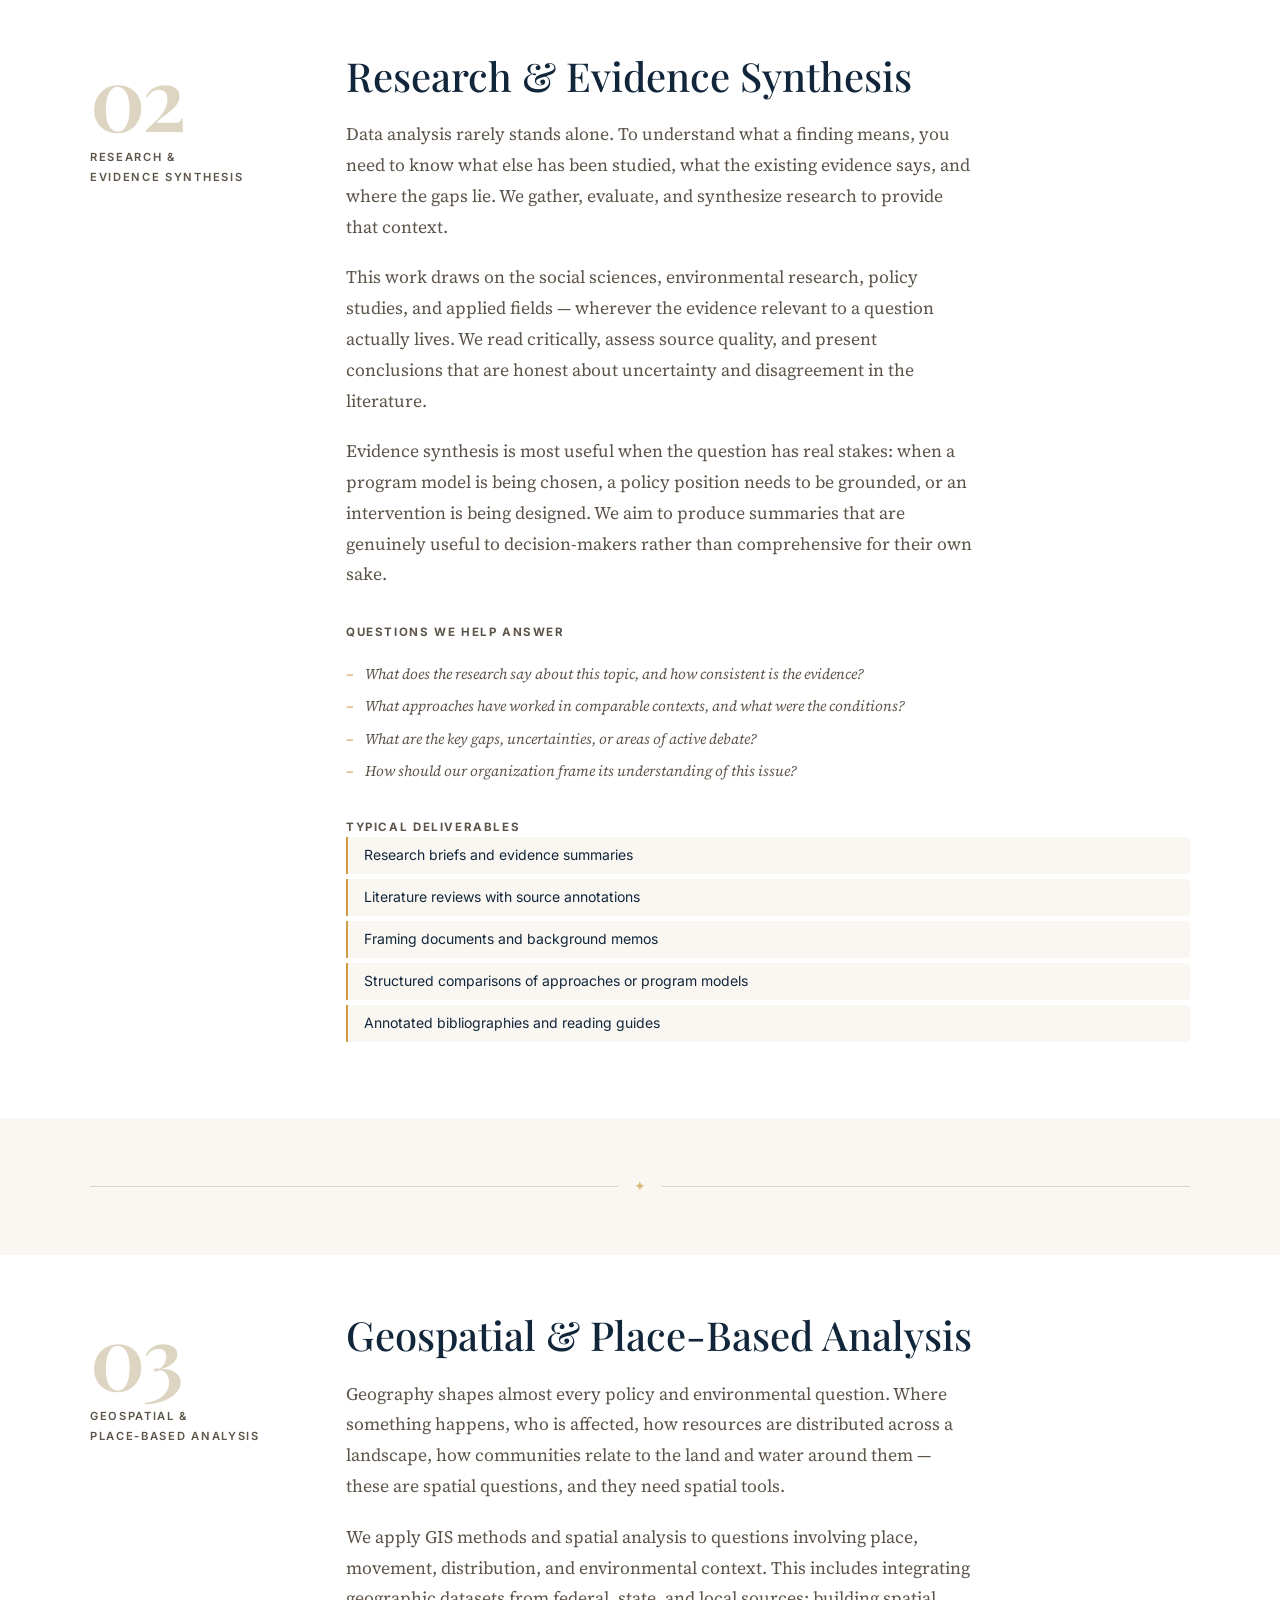
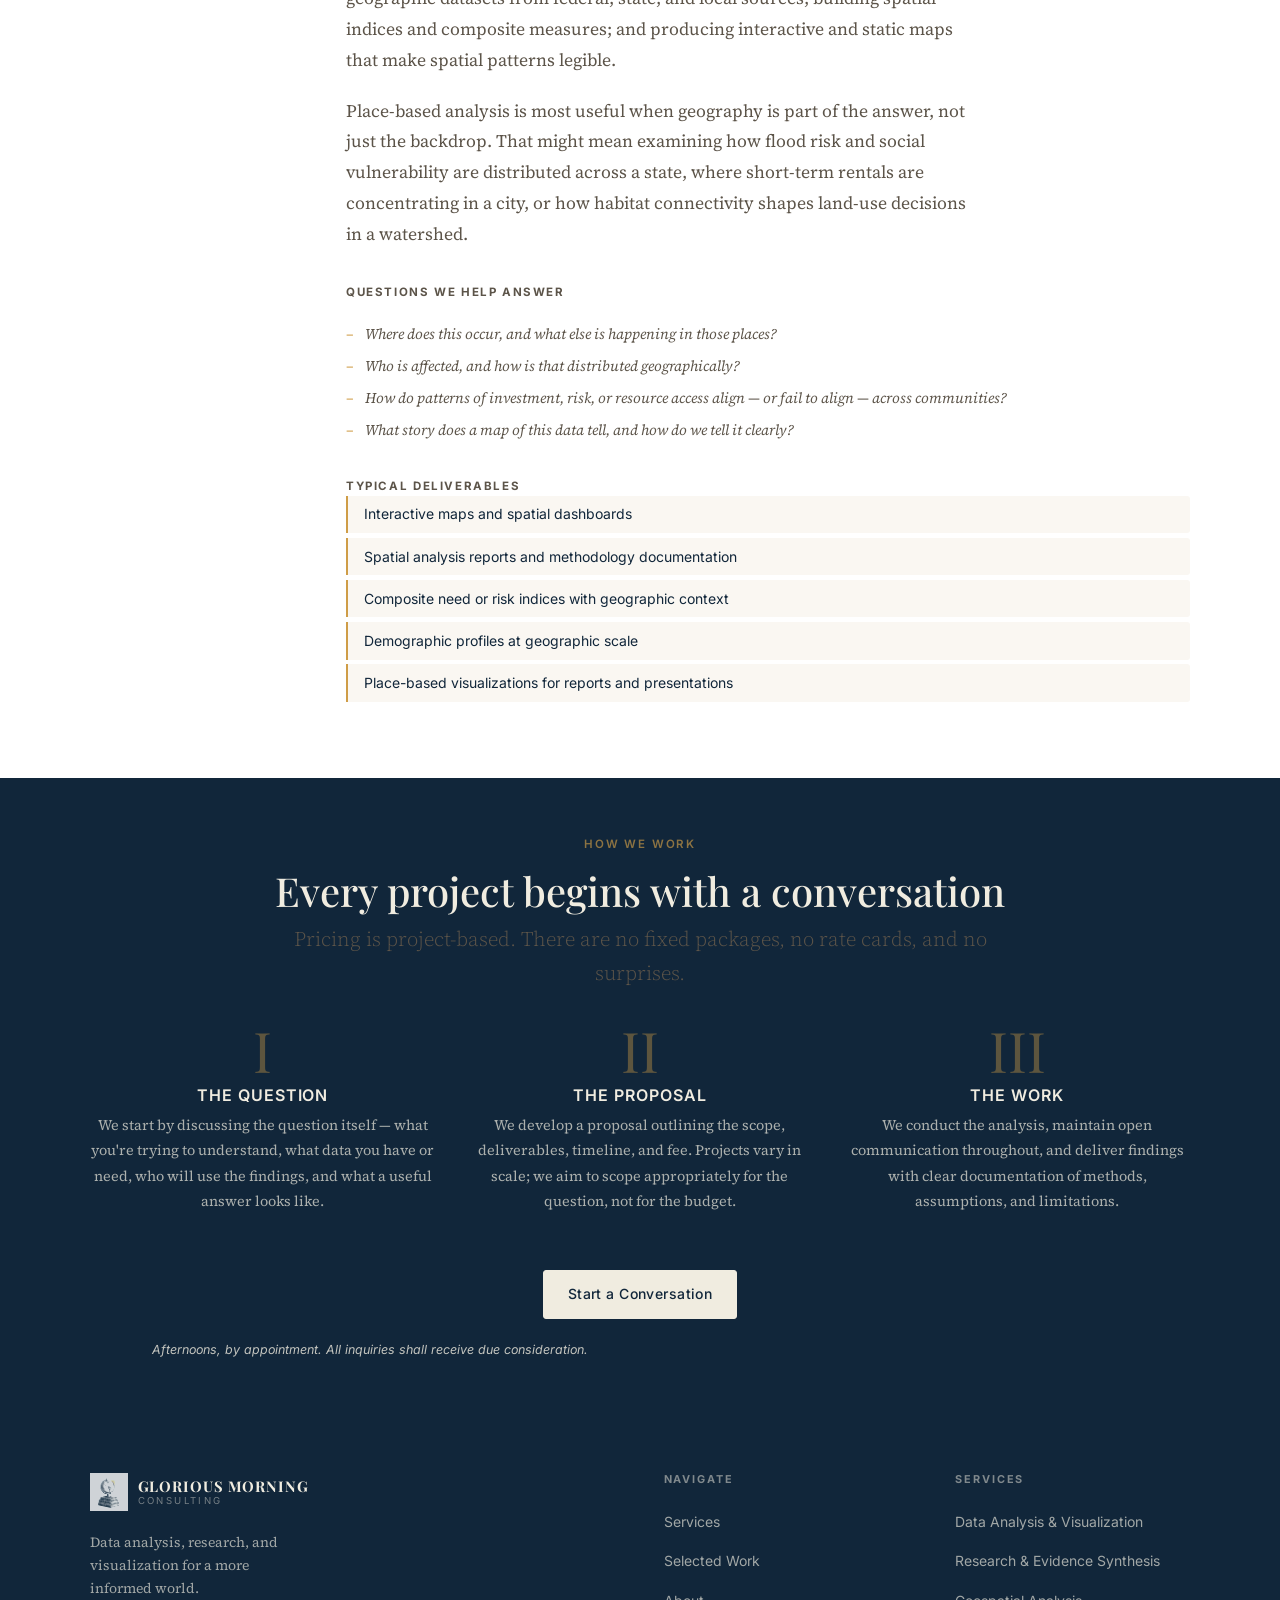
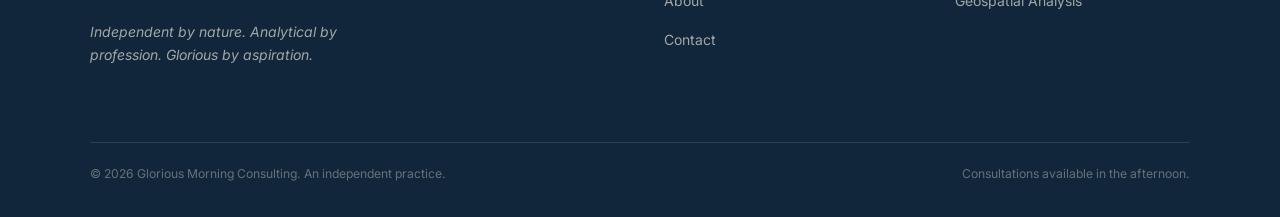
<file: services.html>
<!DOCTYPE html>
<html lang="en">
<head>
  <meta charset="UTF-8">
  <meta name="viewport" content="width=device-width, initial-scale=1.0">
  <title>Services — Glorious Morning Consulting</title>
  <meta name="description" content="Data analysis and visualization, research and evidence synthesis, and geospatial analysis — independent, project-based engagements scoped to your question.">
  <meta name="theme-color" content="#11263a">

  <meta property="og:type" content="website">
  <meta property="og:title" content="Services — Glorious Morning Consulting">
  <meta property="og:description" content="Independent data analysis, research synthesis, and geospatial work for organizations with real questions.">

  <link rel="icon" type="image/svg+xml" href="favicon.svg">

  <link rel="preconnect" href="https://fonts.googleapis.com">
  <link rel="preconnect" href="https://fonts.gstatic.com" crossorigin>
  <link href="https://fonts.googleapis.com/css2?family=Playfair+Display:ital,wght@0,400;0,500;0,700;1,400&family=Source+Serif+4:ital,opsz,wght@0,8..60,300;0,8..60,400;1,8..60,300;1,8..60,400&family=Inter:wght@400;500;600&display=swap" rel="stylesheet">

  <link rel="stylesheet" href="css/main.css">
</head>
<body>

  <a href="#main" class="skip-link">Skip to main content</a>

  <header class="site-header">
    <nav class="site-nav" aria-label="Main navigation">
      <a href="index.html" class="nav-logo" aria-label="Glorious Morning Consulting — Home">
        <img src="resources/images/Engraved%20Globe%20and%20Golden%20Sunburst.png"
             alt="" width="42" height="42" class="nav-logo-mark">
        <span class="nav-logo-text">
          <span class="nav-logo-name">Glorious Morning</span>
          <span class="nav-logo-sub">Consulting</span>
        </span>
      </a>

      <button class="nav-toggle" aria-label="Open navigation menu" aria-expanded="false" aria-controls="nav-menu">
        <span></span><span></span><span></span>
      </button>

      <ul class="nav-menu" id="nav-menu" aria-expanded="false">
        <li><a href="services.html" aria-current="page">Services</a></li>
        <li><a href="work.html">Work</a></li>
        <li><a href="about.html">About</a></li>
        <li><a href="contact.html" class="nav-cta">Contact</a></li>
      </ul>
    </nav>
  </header>

  <main id="main">

    <header class="page-header">
      <div class="container">
        <span class="eyebrow">What We Do</span>
        <h1>Services</h1>
        <p class="lead">Data analysis, research, and geospatial work for organizations navigating complex, evidence-rich questions. Every engagement begins with yours.</p>
      </div>
    </header>

    <!-- Service 1: Data Analysis -->
    <section class="service-detail section--white" id="data-analysis" aria-labelledby="data-heading">
      <div class="container">
        <div class="service-detail-grid">

          <div class="service-aside">
            <div class="service-number" aria-hidden="true">01</div>
            <p class="service-aside-label">Data Analysis<br>&amp; Visualization</p>
          </div>

          <div class="service-main">
            <h2 id="data-heading">Data Analysis &amp; Visualization</h2>

            <p>Every dataset contains more information than a table can show. We build rigorous analytical workflows — exploratory, statistical, and where appropriate, predictive — that surface meaningful patterns and test whether those patterns hold up to scrutiny.</p>

            <p>Good analysis asks uncomfortable questions about its own methodology: whether the data is representative, whether the measurement captures what it claims to measure, and whether a different set of assumptions would change the conclusion. We document those questions transparently.</p>

            <p>The analytical work and the communication work are inseparable. Findings that cannot be understood cannot be used. We produce charts, dashboards, and reports that convey the actual structure of the evidence — not a simplified version of it.</p>

            <p class="mini-heading">Questions we help answer</p>
            <ul class="questions">
              <li>What patterns exist in this data, and how strong is the evidence for them?</li>
              <li>How do these variables relate, and does the relationship hold under different assumptions?</li>
              <li>How should these findings be communicated to a non-technical audience without misrepresenting them?</li>
              <li>What would a rigorous, reproducible version of this analysis look like?</li>
            </ul>

            <p class="mini-heading">Typical deliverables</p>
            <ul class="deliverables">
              <li>Exploratory data analysis reports</li>
              <li>Reproducible analytical workflows (Python, Jupyter notebooks)</li>
              <li>Interactive dashboards and data stories</li>
              <li>Charts and figures for reports, presentations, and publications</li>
              <li>Data documentation and methodology notes</li>
            </ul>
          </div>

        </div>
      </div>
    </section>

    <!-- Ornamental divider -->
    <div class="container">
      <div class="ornament" aria-hidden="true"><span class="ornament-glyph">✦</span></div>
    </div>

    <!-- Service 2: Research -->
    <section class="service-detail section--white" id="research" aria-labelledby="research-heading">
      <div class="container">
        <div class="service-detail-grid">

          <div class="service-aside">
            <div class="service-number" aria-hidden="true">02</div>
            <p class="service-aside-label">Research &amp;<br>Evidence Synthesis</p>
          </div>

          <div class="service-main">
            <h2 id="research-heading">Research &amp; Evidence Synthesis</h2>

            <p>Data analysis rarely stands alone. To understand what a finding means, you need to know what else has been studied, what the existing evidence says, and where the gaps lie. We gather, evaluate, and synthesize research to provide that context.</p>

            <p>This work draws on the social sciences, environmental research, policy studies, and applied fields — wherever the evidence relevant to a question actually lives. We read critically, assess source quality, and present conclusions that are honest about uncertainty and disagreement in the literature.</p>

            <p>Evidence synthesis is most useful when the question has real stakes: when a program model is being chosen, a policy position needs to be grounded, or an intervention is being designed. We aim to produce summaries that are genuinely useful to decision-makers rather than comprehensive for their own sake.</p>

            <p class="mini-heading">Questions we help answer</p>
            <ul class="questions">
              <li>What does the research say about this topic, and how consistent is the evidence?</li>
              <li>What approaches have worked in comparable contexts, and what were the conditions?</li>
              <li>What are the key gaps, uncertainties, or areas of active debate?</li>
              <li>How should our organization frame its understanding of this issue?</li>
            </ul>

            <p class="mini-heading">Typical deliverables</p>
            <ul class="deliverables">
              <li>Research briefs and evidence summaries</li>
              <li>Literature reviews with source annotations</li>
              <li>Framing documents and background memos</li>
              <li>Structured comparisons of approaches or program models</li>
              <li>Annotated bibliographies and reading guides</li>
            </ul>
          </div>

        </div>
      </div>
    </section>

    <!-- Ornamental divider -->
    <div class="container">
      <div class="ornament" aria-hidden="true"><span class="ornament-glyph">✦</span></div>
    </div>

    <!-- Service 3: Geospatial -->
    <section class="service-detail section--white" id="geospatial" aria-labelledby="geo-heading">
      <div class="container">
        <div class="service-detail-grid">

          <div class="service-aside">
            <div class="service-number" aria-hidden="true">03</div>
            <p class="service-aside-label">Geospatial &amp;<br>Place-Based Analysis</p>
          </div>

          <div class="service-main">
            <h2 id="geo-heading">Geospatial &amp; Place-Based Analysis</h2>

            <p>Geography shapes almost every policy and environmental question. Where something happens, who is affected, how resources are distributed across a landscape, how communities relate to the land and water around them — these are spatial questions, and they need spatial tools.</p>

            <p>We apply GIS methods and spatial analysis to questions involving place, movement, distribution, and environmental context. This includes integrating geographic datasets from federal, state, and local sources; building spatial indices and composite measures; and producing interactive and static maps that make spatial patterns legible.</p>

            <p>Place-based analysis is most useful when geography is part of the answer, not just the backdrop. That might mean examining how flood risk and social vulnerability are distributed across a state, where short-term rentals are concentrating in a city, or how habitat connectivity shapes land-use decisions in a watershed.</p>

            <p class="mini-heading">Questions we help answer</p>
            <ul class="questions">
              <li>Where does this occur, and what else is happening in those places?</li>
              <li>Who is affected, and how is that distributed geographically?</li>
              <li>How do patterns of investment, risk, or resource access align — or fail to align — across communities?</li>
              <li>What story does a map of this data tell, and how do we tell it clearly?</li>
            </ul>

            <p class="mini-heading">Typical deliverables</p>
            <ul class="deliverables">
              <li>Interactive maps and spatial dashboards</li>
              <li>Spatial analysis reports and methodology documentation</li>
              <li>Composite need or risk indices with geographic context</li>
              <li>Demographic profiles at geographic scale</li>
              <li>Place-based visualizations for reports and presentations</li>
            </ul>
          </div>

        </div>
      </div>
    </section>

    <!-- Engagement process -->
    <section class="section section--navy" id="engagement" aria-labelledby="engagement-heading">
      <div class="container">
        <div class="section-header text-center">
          <span class="eyebrow" style="color: rgba(207,157,71,0.65);">How We Work</span>
          <h2 id="engagement-heading">Every project begins with a conversation</h2>
          <p class="lead">Pricing is project-based. There are no fixed packages, no rate cards, and no surprises.</p>
        </div>

        <div class="process-grid">
          <div class="process-step">
            <div class="step-num" aria-hidden="true">I</div>
            <h3>The Question</h3>
            <p>We start by discussing the question itself — what you're trying to understand, what data you have or need, who will use the findings, and what a useful answer looks like.</p>
          </div>
          <div class="process-step">
            <div class="step-num" aria-hidden="true">II</div>
            <h3>The Proposal</h3>
            <p>We develop a proposal outlining the scope, deliverables, timeline, and fee. Projects vary in scale; we aim to scope appropriately for the question, not for the budget.</p>
          </div>
          <div class="process-step">
            <div class="step-num" aria-hidden="true">III</div>
            <h3>The Work</h3>
            <p>We conduct the analysis, maintain open communication throughout, and deliver findings with clear documentation of methods, assumptions, and limitations.</p>
          </div>
        </div>

        <div style="text-align: center; margin-top: var(--space-xl);">
          <a href="contact.html" class="btn btn-light">Start a Conversation</a>
          <p class="cta-eccentric" style="margin-top: var(--space-md);">Afternoons, by appointment. All inquiries shall receive due consideration.</p>
        </div>
      </div>
    </section>

  </main>

  <footer class="site-footer">
    <div class="container">
      <div class="footer-inner">

        <div class="footer-brand">
          <a href="index.html" class="footer-logo" aria-label="Glorious Morning Consulting — Home">
            <img src="resources/images/Engraved%20Globe%20and%20Golden%20Sunburst.png"
                 alt="" width="38" height="38">
            <span class="nav-logo-text">
              <span class="nav-logo-name">Glorious Morning</span>
              <span class="nav-logo-sub">Consulting</span>
            </span>
          </a>
          <p>Data analysis, research, and visualization for a more informed world.</p>
          <p class="footer-eccentric">Independent by nature. Analytical by profession. Glorious by aspiration.</p>
        </div>

        <nav class="footer-col" aria-label="Footer navigation">
          <h4>Navigate</h4>
          <ul>
            <li><a href="services.html">Services</a></li>
            <li><a href="work.html">Selected Work</a></li>
            <li><a href="about.html">About</a></li>
            <li><a href="contact.html">Contact</a></li>
          </ul>
        </nav>

        <div class="footer-col">
          <h4>Services</h4>
          <ul>
            <li><a href="services.html#data-analysis">Data Analysis &amp; Visualization</a></li>
            <li><a href="services.html#research">Research &amp; Evidence Synthesis</a></li>
            <li><a href="services.html#geospatial">Geospatial Analysis</a></li>
          </ul>
        </div>

      </div>

      <div class="footer-bottom">
        <p>&copy; 2026 Glorious Morning Consulting. An independent practice.</p>
        <p>Consultations available in the afternoon.</p>
      </div>
    </div>
  </footer>

  <script src="js/main.js"></script>
</body>
</html>
</file>
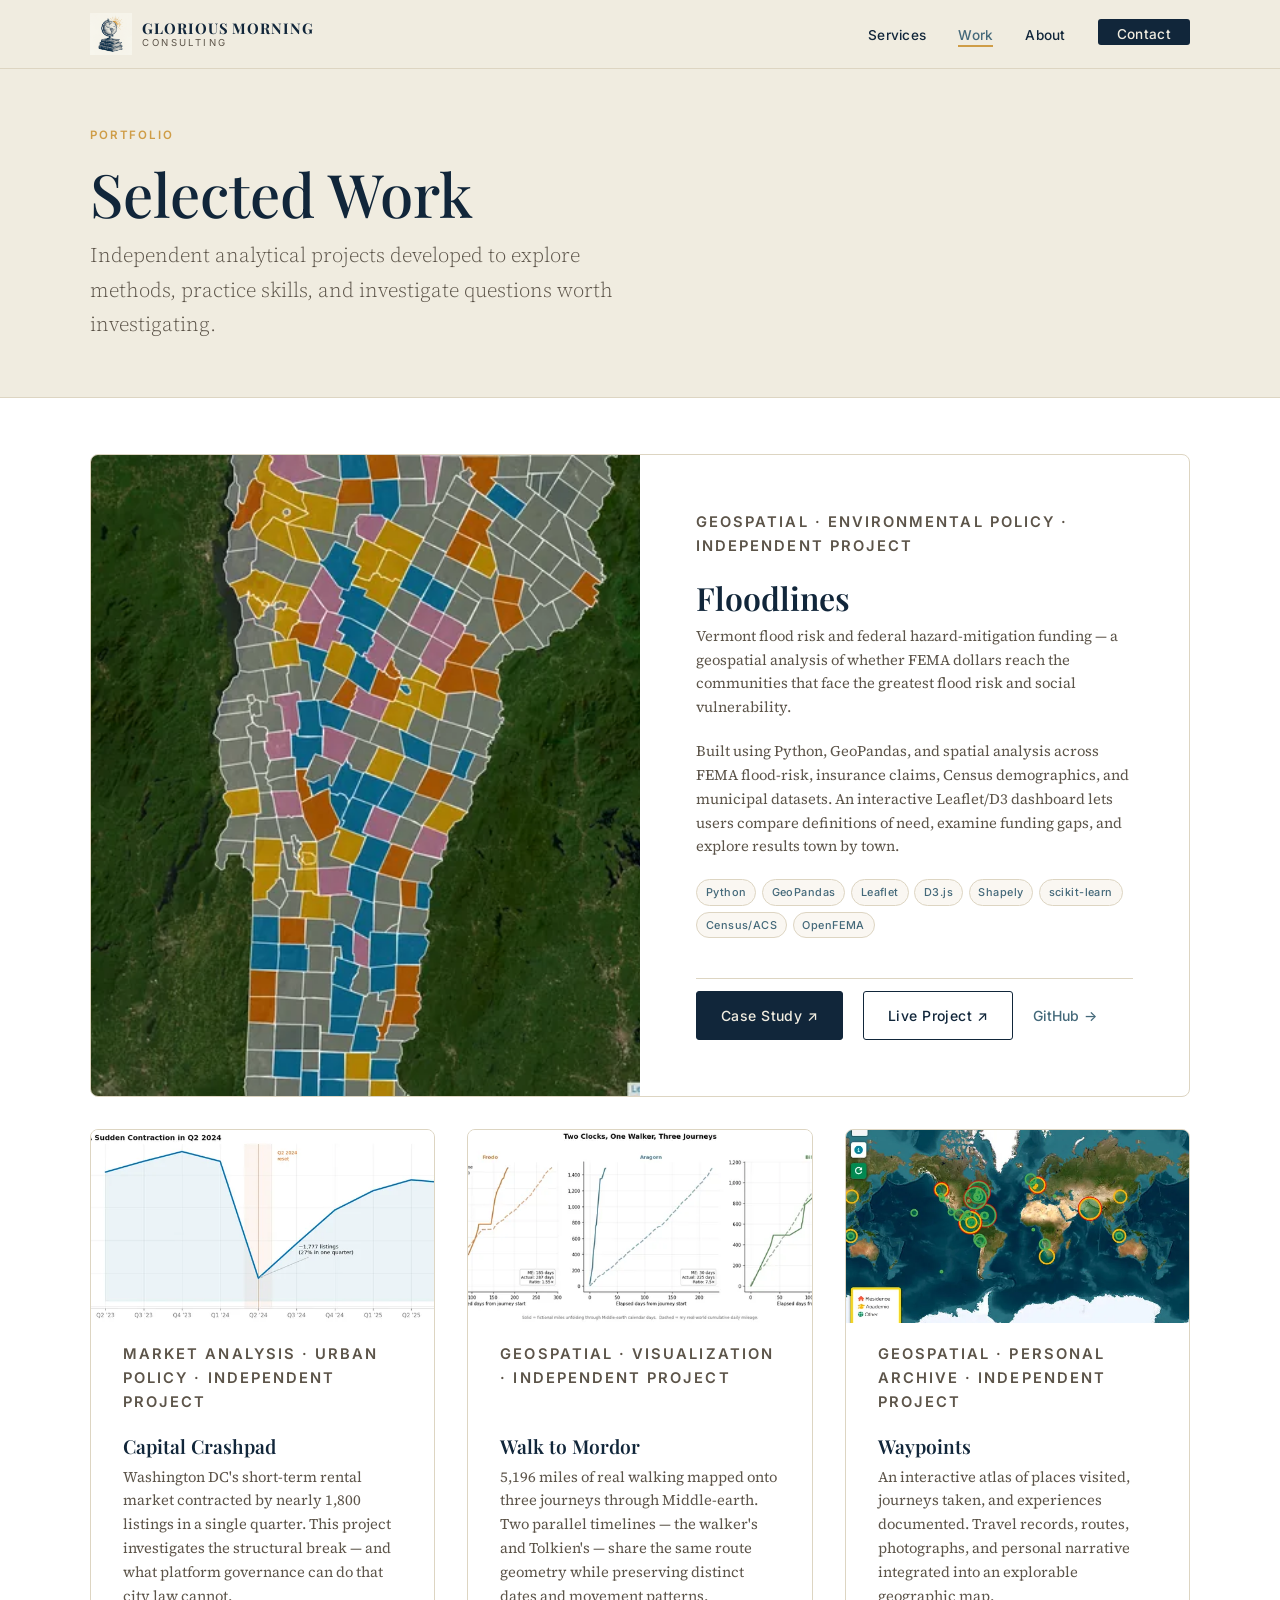
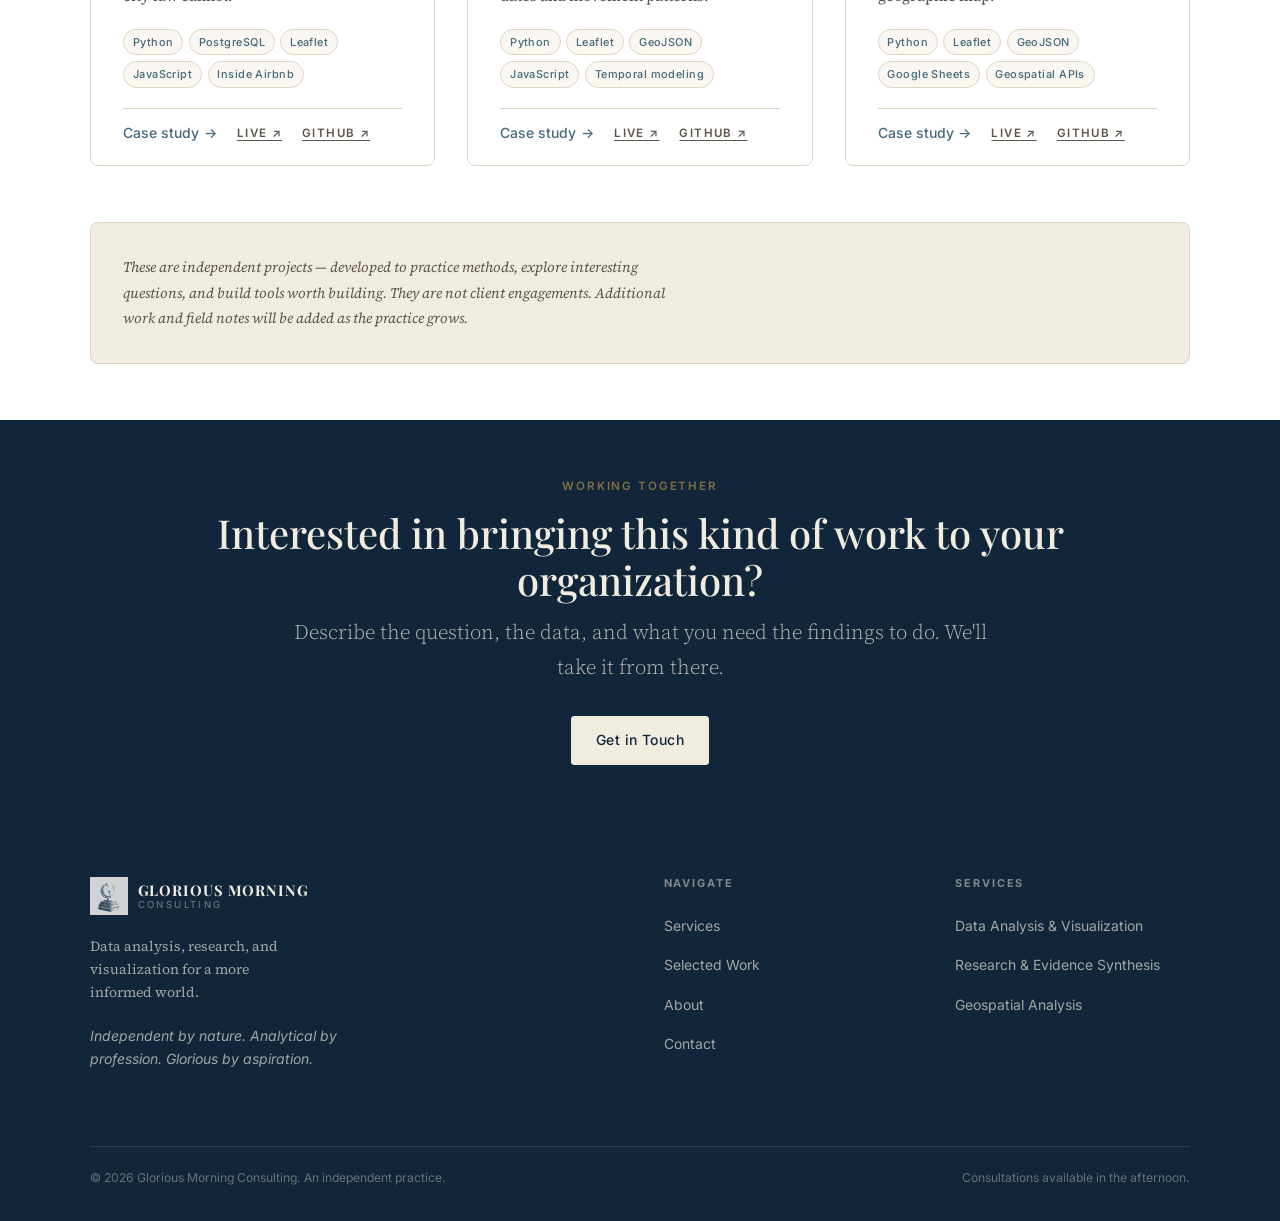
<file: work.html>
<!DOCTYPE html>
<html lang="en">
<head>
  <meta charset="UTF-8">
  <meta name="viewport" content="width=device-width, initial-scale=1.0">
  <title>Selected Work — Glorious Morning Consulting</title>
  <meta name="description" content="Independent analytical projects: Floodlines (Vermont flood risk), Capital Crashpad (DC short-term rentals), Walk to Mordor (geospatial storytelling), and Waypoints (interactive atlas).">
  <meta name="theme-color" content="#11263a">

  <meta property="og:type" content="website">
  <meta property="og:title" content="Selected Work — Glorious Morning Consulting">
  <meta property="og:description" content="Independent analytical projects exploring real questions with public data, geospatial methods, and visualization.">

  <link rel="icon" type="image/svg+xml" href="favicon.svg">

  <link rel="preconnect" href="https://fonts.googleapis.com">
  <link rel="preconnect" href="https://fonts.gstatic.com" crossorigin>
  <link href="https://fonts.googleapis.com/css2?family=Playfair+Display:ital,wght@0,400;0,500;0,700;1,400&family=Source+Serif+4:ital,opsz,wght@0,8..60,300;0,8..60,400;1,8..60,300;1,8..60,400&family=Inter:wght@400;500;600&display=swap" rel="stylesheet">

  <link rel="stylesheet" href="css/main.css">
</head>
<body>

  <a href="#main" class="skip-link">Skip to main content</a>

  <header class="site-header">
    <nav class="site-nav" aria-label="Main navigation">
      <a href="index.html" class="nav-logo" aria-label="Glorious Morning Consulting — Home">
        <img src="resources/images/Engraved%20Globe%20and%20Golden%20Sunburst.png"
             alt="" width="42" height="42" class="nav-logo-mark">
        <span class="nav-logo-text">
          <span class="nav-logo-name">Glorious Morning</span>
          <span class="nav-logo-sub">Consulting</span>
        </span>
      </a>

      <button class="nav-toggle" aria-label="Open navigation menu" aria-expanded="false" aria-controls="nav-menu">
        <span></span><span></span><span></span>
      </button>

      <ul class="nav-menu" id="nav-menu" aria-expanded="false">
        <li><a href="services.html">Services</a></li>
        <li><a href="work.html" aria-current="page">Work</a></li>
        <li><a href="about.html">About</a></li>
        <li><a href="contact.html" class="nav-cta">Contact</a></li>
      </ul>
    </nav>
  </header>

  <main id="main">

    <header class="page-header">
      <div class="container">
        <span class="eyebrow">Portfolio</span>
        <h1>Selected Work</h1>
        <p class="lead">Independent analytical projects developed to explore methods, practice skills, and investigate questions worth investigating.</p>
      </div>
    </header>

    <section class="section section--white" aria-labelledby="projects-heading">
      <div class="container">

        <h2 class="visually-hidden" id="projects-heading">Projects</h2>

        <!-- Floodlines — featured, full-width treatment -->
        <article class="project-card" id="floodlines" style="margin-bottom: var(--space-lg);">
          <div class="project-card-split">
            <div class="project-thumb">
              <img src="resources/thumbnails/floodlines-thumb.webp"
                   alt="Interactive map of Vermont showing towns classified by flood risk versus FEMA mitigation funding alignment"
                   width="720" height="405" loading="lazy">
            </div>
            <div class="project-body" style="padding: var(--space-xl);">
              <p class="project-tag">Geospatial · Environmental Policy · Independent Project</p>
              <h3 style="font-size: clamp(1.4rem, 2vw + 0.8rem, 2rem); margin-bottom: 0.5rem;">Floodlines</h3>
              <p style="margin-bottom: var(--space-md);">Vermont flood risk and federal hazard-mitigation funding — a geospatial analysis of whether FEMA dollars reach the communities that face the greatest flood risk and social vulnerability.</p>
              <p style="margin-bottom: var(--space-md);">Built using Python, GeoPandas, and spatial analysis across FEMA flood-risk, insurance claims, Census demographics, and municipal datasets. An interactive Leaflet/D3 dashboard lets users compare definitions of need, examine funding gaps, and explore results town by town.</p>
              <div class="project-tools">
                <span>Python</span><span>GeoPandas</span><span>Leaflet</span><span>D3.js</span>
                <span>Shapely</span><span>scikit-learn</span><span>Census/ACS</span><span>OpenFEMA</span>
              </div>
              <div class="project-links" style="margin-top: var(--space-md);">
                <a href="https://informedwanderer.com/workshop/floodlines.html" class="btn btn-primary" target="_blank" rel="noopener">Case Study ↗</a>
                <a href="https://johbry17.github.io/Floodlines/" class="btn btn-secondary" target="_blank" rel="noopener">Live Project ↗</a>
                <a href="https://github.com/johbry17/Floodlines" class="arrow-link" target="_blank" rel="noopener" aria-label="Floodlines GitHub repository">GitHub</a>
              </div>
            </div>
          </div>
        </article>

        <!-- 3-column grid for remaining projects -->
        <div class="grid-3">

          <!-- Capital Crashpad -->
          <article class="project-card" id="capital-crashpad">
            <div class="project-thumb">
              <img src="resources/thumbnails/capital-crashpad-thumb.webp"
                   alt="Line chart showing a sudden drop of 1,777 Airbnb listings in Washington DC during Q2 2024"
                   width="720" height="405" loading="lazy">
            </div>
            <div class="project-body">
              <p class="project-tag">Market Analysis · Urban Policy · Independent Project</p>
              <h3>Capital Crashpad</h3>
              <p>Washington DC's short-term rental market contracted by nearly 1,800 listings in a single quarter. This project investigates the structural break — and what platform governance can do that city law cannot.</p>
              <div class="project-tools">
                <span>Python</span><span>PostgreSQL</span><span>Leaflet</span><span>JavaScript</span><span>Inside Airbnb</span>
              </div>
              <div class="project-links">
                <a href="https://informedwanderer.com/workshop/capital-crashpad.html" class="arrow-link" target="_blank" rel="noopener">Case study</a>
                <a href="https://johbry17.github.io/Capital-Crashpad/" class="label" target="_blank" rel="noopener" aria-label="Capital Crashpad live project">Live ↗</a>
                <a href="https://github.com/johbry17/Capital-Crashpad" class="label" target="_blank" rel="noopener" aria-label="Capital Crashpad GitHub">GitHub ↗</a>
              </div>
            </div>
          </article>

          <!-- Walk to Mordor -->
          <article class="project-card" id="walk-to-mordor">
            <div class="project-thumb">
              <img src="resources/thumbnails/walk-to-mordor-thumb.webp"
                   alt="Three charts comparing cumulative walking distances in real time versus Middle-earth time across three Tolkien journeys"
                   width="720" height="405" loading="lazy">
            </div>
            <div class="project-body">
              <p class="project-tag">Geospatial · Visualization · Independent Project</p>
              <h3>Walk to Mordor</h3>
              <p>5,196 miles of real walking mapped onto three journeys through Middle-earth. Two parallel timelines — the walker's and Tolkien's — share the same route geometry while preserving distinct dates and movement patterns.</p>
              <div class="project-tools">
                <span>Python</span><span>Leaflet</span><span>GeoJSON</span><span>JavaScript</span><span>Temporal modeling</span>
              </div>
              <div class="project-links">
                <a href="https://informedwanderer.com/workshop/walk-to-mordor.html" class="arrow-link" target="_blank" rel="noopener">Case study</a>
                <a href="https://johbry17.github.io/Walk-to-Mordor/static/" class="label" target="_blank" rel="noopener" aria-label="Walk to Mordor live project">Live ↗</a>
                <a href="https://github.com/johbry17/Walk-to-Mordor" class="label" target="_blank" rel="noopener" aria-label="Walk to Mordor GitHub">GitHub ↗</a>
              </div>
            </div>
          </article>

          <!-- Waypoints -->
          <article class="project-card" id="waypoints">
            <div class="project-thumb">
              <img src="resources/thumbnails/waypoints-thumb.webp"
                   alt="World map with color-coded circular markers showing locations across the author's travels"
                   width="720" height="405" loading="lazy">
            </div>
            <div class="project-body">
              <p class="project-tag">Geospatial · Personal Archive · Independent Project</p>
              <h3>Waypoints</h3>
              <p>An interactive atlas of places visited, journeys taken, and experiences documented. Travel records, routes, photographs, and personal narrative integrated into an explorable geographic map.</p>
              <div class="project-tools">
                <span>Python</span><span>Leaflet</span><span>GeoJSON</span><span>Google Sheets</span><span>Geospatial APIs</span>
              </div>
              <div class="project-links">
                <a href="https://informedwanderer.com/workshop/waypoints.html" class="arrow-link" target="_blank" rel="noopener">Case study</a>
                <a href="https://johbry17.github.io/Waypoints/" class="label" target="_blank" rel="noopener" aria-label="Waypoints live project">Live ↗</a>
                <a href="https://github.com/johbry17/Waypoints" class="label" target="_blank" rel="noopener" aria-label="Waypoints GitHub">GitHub ↗</a>
              </div>
            </div>
          </article>

        </div>

        <!-- Note on independent work -->
        <div class="work-note" style="margin-top: var(--space-xl);">
          <p>These are independent projects — developed to practice methods, explore interesting questions, and build tools worth building. They are not client engagements. Additional work and field notes will be added as the practice grows.</p>
        </div>

      </div>
    </section>

    <!-- CTA -->
    <section class="cta-section section" aria-labelledby="work-cta-heading">
      <div class="container">
        <span class="eyebrow" style="color: rgba(207,157,71,0.6);">Working Together</span>
        <h2 id="work-cta-heading">Interested in bringing this kind of work to your organization?</h2>
        <p class="lead">Describe the question, the data, and what you need the findings to do. We'll take it from there.</p>
        <a href="contact.html" class="btn btn-light">Get in Touch</a>
      </div>
    </section>

  </main>

  <footer class="site-footer">
    <div class="container">
      <div class="footer-inner">

        <div class="footer-brand">
          <a href="index.html" class="footer-logo" aria-label="Glorious Morning Consulting — Home">
            <img src="resources/images/Engraved%20Globe%20and%20Golden%20Sunburst.png"
                 alt="" width="38" height="38">
            <span class="nav-logo-text">
              <span class="nav-logo-name">Glorious Morning</span>
              <span class="nav-logo-sub">Consulting</span>
            </span>
          </a>
          <p>Data analysis, research, and visualization for a more informed world.</p>
          <p class="footer-eccentric">Independent by nature. Analytical by profession. Glorious by aspiration.</p>
        </div>

        <nav class="footer-col" aria-label="Footer navigation">
          <h4>Navigate</h4>
          <ul>
            <li><a href="services.html">Services</a></li>
            <li><a href="work.html">Selected Work</a></li>
            <li><a href="about.html">About</a></li>
            <li><a href="contact.html">Contact</a></li>
          </ul>
        </nav>

        <div class="footer-col">
          <h4>Services</h4>
          <ul>
            <li><a href="services.html#data-analysis">Data Analysis &amp; Visualization</a></li>
            <li><a href="services.html#research">Research &amp; Evidence Synthesis</a></li>
            <li><a href="services.html#geospatial">Geospatial Analysis</a></li>
          </ul>
        </div>

      </div>

      <div class="footer-bottom">
        <p>&copy; 2026 Glorious Morning Consulting. An independent practice.</p>
        <p>Consultations available in the afternoon.</p>
      </div>
    </div>
  </footer>

  <script src="js/main.js"></script>
</body>
</html>
</file>
<file: css/main.css>
/* =========================================================================
   Glorious Morning Consulting — Main Stylesheet
   ========================================================================= */

/* 1. Design Tokens
   ========================================================================= */
:root {
  /* Palette */
  --navy:    #11263a;
  --slate:   #44697a;
  --sage:    #5c6e43;
  --gold:    #cf9d47;
  --terra:   #a55935;
  --cream:   #f0ece0;
  --paper:   #faf7f2;
  --white:   #ffffff;
  --muted:   #5c5449;
  --rule:    #ddd5c2;

  /* Typography */
  --font-display: 'Playfair Display', Georgia, 'Times New Roman', serif;
  --font-body:    'Source Serif 4', Georgia, serif;
  --font-ui:      'Inter', system-ui, -apple-system, sans-serif;

  /* Spacing */
  --space-xs:  0.375rem;
  --space-sm:  0.75rem;
  --space-md:  1.25rem;
  --space-lg:  2rem;
  --space-xl:  3.5rem;
  --space-2xl: 6rem;

  /* Layout */
  --container: 1100px;
  --gutter:    clamp(1.25rem, 5vw, 2rem);

  /* Radii */
  --r-sm: 3px;
  --r-md: 8px;

  /* Transitions */
  --ease: cubic-bezier(0.25, 0.46, 0.45, 0.94);
  --dur:  160ms;
}

/* 2. Reset & Base
   ========================================================================= */
*, *::before, *::after {
  box-sizing: border-box;
  margin: 0;
  padding: 0;
}

html {
  scroll-behavior: smooth;
  text-size-adjust: 100%;
  -webkit-text-size-adjust: 100%;
}

body {
  font-family: var(--font-body);
  font-size: clamp(1rem, 1vw + 0.6rem, 1.1rem);
  line-height: 1.75;
  color: var(--navy);
  background-color: var(--paper);
  -webkit-font-smoothing: antialiased;
  -moz-osx-font-smoothing: grayscale;
}

img, svg {
  display: block;
  max-width: 100%;
}

img {
  height: auto;
}

a {
  color: var(--slate);
  text-decoration-thickness: 1px;
  text-underline-offset: 3px;
  transition: color var(--dur) var(--ease);
}

a:hover {
  color: var(--navy);
}

:focus-visible {
  outline: 2px solid var(--gold);
  outline-offset: 3px;
  border-radius: 2px;
}

ul { list-style: none; }

/* Skip link */
.skip-link {
  position: absolute;
  top: -9999px;
  left: 0;
  padding: 0.5rem 1.25rem;
  background: var(--gold);
  color: var(--navy);
  font-family: var(--font-ui);
  font-weight: 600;
  font-size: 0.875rem;
  z-index: 9999;
  text-decoration: none;
  border-bottom-right-radius: var(--r-md);
}

.skip-link:focus {
  top: 0;
}

/* 3. Typography
   ========================================================================= */
h1, h2, h3, h4 {
  font-family: var(--font-display);
  font-weight: 500;
  line-height: 1.18;
  color: var(--navy);
}

h1 { font-size: clamp(2.2rem, 4vw + 1rem, 3.75rem); }
h2 { font-size: clamp(1.6rem, 2.2vw + 0.8rem, 2.5rem); }
h3 { font-size: clamp(1.2rem, 1.2vw + 0.7rem, 1.55rem); }
h4 { font-size: 1.05rem; font-weight: 600; }

p { max-width: 70ch; }

.lead {
  font-size: clamp(1.05rem, 1.1vw + 0.65rem, 1.3rem);
  line-height: 1.65;
  font-weight: 300;
}

.eyebrow {
  display: block;
  font-family: var(--font-ui);
  font-size: 0.72rem;
  font-weight: 600;
  letter-spacing: 0.16em;
  text-transform: uppercase;
  color: var(--gold);
  margin-bottom: 0.8rem;
}

.label {
  font-family: var(--font-ui);
  font-size: 0.72rem;
  font-weight: 600;
  letter-spacing: 0.12em;
  text-transform: uppercase;
  color: var(--muted);
}

blockquote {
  font-style: italic;
  color: var(--muted);
  border-left: 3px solid var(--gold);
  padding: 0.25rem 0 0.25rem 1.25rem;
  margin: 1.5rem 0;
}

/* 4. Layout
   ========================================================================= */
.container {
  width: min(var(--container), 100% - 2 * var(--gutter));
  margin-inline: auto;
}

.section {
  padding-block: var(--space-xl);
}

.section--lg {
  padding-block: var(--space-2xl);
}

.section--cream {
  background-color: var(--cream);
}

.section--white {
  background-color: var(--white);
}

.section--navy {
  background-color: var(--navy);
}

.section--navy h2,
.section--navy h3,
.section--navy h4 {
  color: var(--cream);
}

.section--navy p,
.section--navy .lead {
  color: rgba(240, 236, 224, 0.8);
}

.grid-2 {
  display: grid;
  grid-template-columns: repeat(2, 1fr);
  gap: var(--space-lg);
}

.grid-3 {
  display: grid;
  grid-template-columns: repeat(3, 1fr);
  gap: var(--space-lg);
}

.grid-4 {
  display: grid;
  grid-template-columns: repeat(4, 1fr);
  gap: var(--space-md);
}

.text-center {
  text-align: center;
}

.text-center p {
  margin-inline: auto;
}

.section-header {
  margin-bottom: var(--space-lg);
}

.section-header h2 {
  margin-bottom: 0.5rem;
}

.section-header .lead {
  color: var(--muted);
}

/* Ornamental rule */
.ornament {
  display: flex;
  align-items: center;
  gap: 1rem;
  margin-block: var(--space-xl);
  color: var(--rule);
}

.ornament::before,
.ornament::after {
  content: '';
  flex: 1;
  height: 1px;
  background: currentColor;
}

.ornament-glyph {
  color: var(--gold);
  font-size: 0.9rem;
  opacity: 0.7;
  flex-shrink: 0;
}

/* 5a. Navigation
   ========================================================================= */
.site-header {
  position: sticky;
  top: 0;
  z-index: 200;
  background: var(--cream);
  border-bottom: 1px solid var(--rule);
}

.site-nav {
  display: flex;
  align-items: center;
  justify-content: space-between;
  height: 68px;
  width: min(var(--container), 100% - 2 * var(--gutter));
  margin-inline: auto;
}

/* Logo */
.nav-logo {
  display: flex;
  align-items: center;
  gap: 0.65rem;
  text-decoration: none;
  color: var(--navy);
  flex-shrink: 0;
}

.nav-logo:hover {
  color: var(--navy);
}

.nav-logo-mark {
  width: 42px;
  height: 42px;
  object-fit: contain;
  flex-shrink: 0;
}

.nav-logo-text {
  display: flex;
  flex-direction: column;
  line-height: 1.15;
}

.nav-logo-name {
  font-family: var(--font-display);
  font-size: 0.92rem;
  font-weight: 700;
  letter-spacing: 0.06em;
  text-transform: uppercase;
  color: var(--navy);
}

.nav-logo-sub {
  font-family: var(--font-ui);
  font-size: 0.6rem;
  font-weight: 400;
  letter-spacing: 0.25em;
  text-transform: uppercase;
  color: var(--muted);
}

/* Nav links */
.nav-menu {
  display: flex;
  align-items: center;
  gap: var(--space-lg);
}

.nav-menu a {
  font-family: var(--font-ui);
  font-size: 0.85rem;
  font-weight: 500;
  color: var(--navy);
  text-decoration: none;
  letter-spacing: 0.02em;
  position: relative;
  padding-bottom: 2px;
}

.nav-menu a::after {
  content: '';
  position: absolute;
  bottom: -2px;
  left: 0;
  right: 0;
  height: 2px;
  background: var(--gold);
  transform: scaleX(0);
  transition: transform var(--dur) var(--ease);
}

.nav-menu a:hover::after,
.nav-menu a[aria-current="page"]::after {
  transform: scaleX(1);
}

.nav-menu a[aria-current="page"] {
  color: var(--slate);
}

.nav-cta {
  background: var(--navy);
  color: var(--cream) !important;
  padding: 0.45rem 1.2rem;
  border-radius: var(--r-sm);
}

.nav-cta::after {
  display: none !important;
}

.nav-cta:hover {
  background: var(--slate);
  color: var(--white) !important;
}

/* Mobile hamburger */
.nav-toggle {
  display: none;
  flex-direction: column;
  align-items: center;
  justify-content: center;
  gap: 5px;
  width: 40px;
  height: 40px;
  background: none;
  border: none;
  cursor: pointer;
  padding: 0;
  -webkit-tap-highlight-color: transparent;
}

.nav-toggle span {
  display: block;
  width: 22px;
  height: 2px;
  background: var(--navy);
  border-radius: 2px;
  transition: transform var(--dur) var(--ease), opacity var(--dur) var(--ease);
}

.nav-toggle[aria-expanded="true"] span:nth-child(1) {
  transform: translateY(7px) rotate(45deg);
}

.nav-toggle[aria-expanded="true"] span:nth-child(2) {
  opacity: 0;
  transform: scaleX(0);
}

.nav-toggle[aria-expanded="true"] span:nth-child(3) {
  transform: translateY(-7px) rotate(-45deg);
}

/* 5b. Buttons & Links
   ========================================================================= */
.btn {
  display: inline-flex;
  align-items: center;
  gap: 0.4rem;
  font-family: var(--font-ui);
  font-size: 0.875rem;
  font-weight: 500;
  letter-spacing: 0.03em;
  padding: 0.7rem 1.5rem;
  border-radius: var(--r-sm);
  border: 1.5px solid transparent;
  cursor: pointer;
  text-decoration: none;
  transition: background var(--dur) var(--ease), color var(--dur) var(--ease), border-color var(--dur) var(--ease);
  white-space: nowrap;
}

.btn-primary {
  background: var(--navy);
  color: var(--cream);
  border-color: var(--navy);
}

.btn-primary:hover {
  background: var(--slate);
  border-color: var(--slate);
  color: var(--white);
}

.btn-secondary {
  background: transparent;
  color: var(--navy);
  border-color: var(--navy);
}

.btn-secondary:hover {
  background: var(--navy);
  color: var(--cream);
}

.btn-light {
  background: var(--cream);
  color: var(--navy);
  border-color: var(--cream);
}

.btn-light:hover {
  background: var(--white);
  color: var(--navy);
}

.arrow-link {
  font-family: var(--font-ui);
  font-size: 0.875rem;
  font-weight: 500;
  color: var(--slate);
  text-decoration: none;
  display: inline-flex;
  align-items: center;
  gap: 0.3rem;
  transition: color var(--dur) var(--ease), gap var(--dur) var(--ease);
}

.arrow-link:hover {
  color: var(--navy);
  gap: 0.5rem;
}

.arrow-link::after {
  content: '→';
  font-style: normal;
}

.arrow-link-light {
  color: rgba(240,236,224,0.75);
}

.arrow-link-light:hover {
  color: var(--cream);
}

/* 5c. Hero
   ========================================================================= */
.hero {
  background: var(--cream);
  padding-block: var(--space-2xl);
  overflow: hidden;
  border-bottom: 1px solid var(--rule);
}

.hero-inner {
  display: grid;
  grid-template-columns: 1fr 380px;
  gap: var(--space-2xl);
  align-items: center;
}

.hero-content {
  max-width: 600px;
}

.hero-title {
  font-size: clamp(2.6rem, 4.5vw + 0.9rem, 4.5rem);
  font-weight: 400;
  line-height: 1.1;
  margin-bottom: var(--space-md);
  color: var(--navy);
  letter-spacing: -0.01em;
}

.hero-sub {
  font-size: clamp(1.05rem, 1.1vw + 0.55rem, 1.25rem);
  line-height: 1.65;
  font-weight: 300;
  color: var(--navy);
  margin-bottom: var(--space-lg);
  max-width: 52ch;
}

.hero-disciplines {
  display: flex;
  flex-wrap: wrap;
  gap: 0.5rem var(--space-md);
  margin-bottom: var(--space-lg);
}

.hero-disciplines span {
  font-family: var(--font-ui);
  font-size: 0.78rem;
  font-weight: 500;
  letter-spacing: 0.08em;
  text-transform: uppercase;
  color: var(--slate);
}

.hero-disciplines span + span::before {
  content: '·';
  margin-right: 0.75rem;
  color: var(--gold);
}

.hero-actions {
  display: flex;
  align-items: center;
  gap: var(--space-md);
  flex-wrap: wrap;
}

.hero-image {
  flex-shrink: 0;
}

.hero-image img {
  width: 380px;
  max-width: 100%;
  height: auto;
  filter: drop-shadow(0 12px 36px rgba(17, 38, 58, 0.14));
  mix-blend-mode: multiply;
}

/* 5d. Service Cards
   ========================================================================= */
.service-card {
  background: var(--white);
  border-radius: var(--r-md);
  padding: var(--space-lg);
  border-top: 3px solid var(--rule);
  transition: box-shadow var(--dur) var(--ease), border-color var(--dur) var(--ease);
}

.service-card:hover {
  box-shadow: 0 4px 24px rgba(17, 38, 58, 0.09);
}

.service-card--data   { border-top-color: var(--terra); }
.service-card--research { border-top-color: var(--slate); }
.service-card--geo    { border-top-color: var(--sage); }

.service-icon {
  width: 44px;
  height: 44px;
  display: flex;
  align-items: center;
  justify-content: center;
  border-radius: 50%;
  background: var(--paper);
  margin-bottom: var(--space-md);
  flex-shrink: 0;
}

.service-icon svg {
  width: 22px;
  height: 22px;
  stroke-width: 1.5;
}

.service-card--data   .service-icon { background: #fdf0eb; color: var(--terra); }
.service-card--research .service-icon { background: #ebf0f3; color: var(--slate); }
.service-card--geo    .service-icon { background: #ecf0ea; color: var(--sage); }

.service-card h3 {
  font-size: 1.2rem;
  font-weight: 600;
  margin-bottom: 0.6rem;
}

.service-card p {
  font-size: 0.94rem;
  color: var(--muted);
  line-height: 1.65;
  margin-bottom: var(--space-md);
}

/* 5e. Project Cards
   ========================================================================= */
.project-card {
  background: var(--white);
  border-radius: var(--r-md);
  border: 1px solid var(--rule);
  overflow: hidden;
  display: flex;
  flex-direction: column;
  transition: box-shadow var(--dur) var(--ease), transform var(--dur) var(--ease);
}

.project-card:hover {
  box-shadow: 0 6px 30px rgba(17, 38, 58, 0.11);
  transform: translateY(-2px);
}

.project-thumb {
  aspect-ratio: 16 / 9;
  overflow: hidden;
  background: var(--cream);
}

.project-thumb img {
  width: 100%;
  height: 100%;
  object-fit: cover;
  transition: transform 300ms var(--ease);
}

.project-card:hover .project-thumb img {
  transform: scale(1.04);
}

.project-body {
  padding: var(--space-md) var(--space-lg);
  flex: 1;
  display: flex;
  flex-direction: column;
}

.project-tag {
  font-family: var(--font-ui);
  font-size: 0.68rem;
  font-weight: 600;
  letter-spacing: 0.14em;
  text-transform: uppercase;
  color: var(--muted);
  margin-bottom: 0.35rem;
}

.project-card h3 {
  font-size: 1.2rem;
  font-weight: 600;
  margin-bottom: 0.5rem;
}

.project-card p {
  font-size: 0.92rem;
  color: var(--muted);
  line-height: 1.62;
  flex: 1;
  margin-bottom: var(--space-md);
}

.project-tools {
  display: flex;
  flex-wrap: wrap;
  gap: 0.35rem;
  margin-bottom: var(--space-md);
}

.project-tools span {
  font-family: var(--font-ui);
  font-size: 0.68rem;
  font-weight: 500;
  letter-spacing: 0.04em;
  color: var(--slate);
  padding: 0.18rem 0.55rem;
  background: var(--paper);
  border-radius: 99px;
  border: 1px solid var(--rule);
}

.project-links {
  display: flex;
  gap: var(--space-md);
  align-items: center;
  padding-top: var(--space-sm);
  border-top: 1px solid var(--rule);
}

/* 5f. Page Header
   ========================================================================= */
.page-header {
  background: var(--cream);
  padding-block: var(--space-xl);
  border-bottom: 1px solid var(--rule);
}

.page-header h1 {
  margin-bottom: 0.6rem;
}

.page-header .lead {
  color: var(--muted);
  max-width: 58ch;
}

/* 5g. Services page detail sections
   ========================================================================= */
.service-detail {
  padding-block: var(--space-xl);
}

.service-detail-grid {
  display: grid;
  grid-template-columns: 200px 1fr;
  gap: var(--space-xl);
  align-items: start;
}

.service-aside {
  position: sticky;
  top: calc(68px + var(--space-lg));
}

.service-number {
  font-family: var(--font-display);
  font-size: 5.5rem;
  font-weight: 600;
  color: var(--rule);
  line-height: 1;
  margin-bottom: 0.5rem;
  letter-spacing: -0.03em;
}

.service-aside-label {
  font-family: var(--font-ui);
  font-size: 0.7rem;
  font-weight: 600;
  letter-spacing: 0.15em;
  text-transform: uppercase;
  color: var(--muted);
}

.service-main h2 {
  margin-bottom: var(--space-md);
}

.service-main p {
  color: var(--muted);
  margin-bottom: var(--space-md);
}

.service-main p:last-of-type {
  margin-bottom: 0;
}

.mini-heading {
  font-family: var(--font-ui);
  font-size: 0.72rem;
  font-weight: 700;
  letter-spacing: 0.14em;
  text-transform: uppercase;
  color: var(--navy);
  margin-bottom: 0.6rem;
  margin-top: var(--space-lg);
}

.deliverables {
  display: flex;
  flex-direction: column;
  gap: 0.3rem;
  margin-bottom: var(--space-md);
}

.deliverables li {
  font-family: var(--font-ui);
  font-size: 0.875rem;
  color: var(--navy);
  padding: 0.4rem 0.8rem 0.4rem 1rem;
  border-left: 2px solid var(--gold);
  background: var(--paper);
  border-radius: 0 var(--r-sm) var(--r-sm) 0;
}

.questions {
  display: flex;
  flex-direction: column;
  gap: 0.4rem;
  margin-bottom: var(--space-md);
}

.questions li {
  font-family: var(--font-body);
  font-size: 0.92rem;
  font-style: italic;
  color: var(--muted);
  padding-left: 1.2rem;
  position: relative;
}

.questions li::before {
  content: '–';
  position: absolute;
  left: 0;
  color: var(--gold);
}

/* Process / engagement section */
.process-grid {
  display: grid;
  grid-template-columns: repeat(3, 1fr);
  gap: var(--space-lg);
  margin-top: var(--space-lg);
}

.process-step {
  text-align: center;
}

.step-num {
  font-family: var(--font-display);
  font-size: 3.5rem;
  font-weight: 400;
  color: var(--gold);
  opacity: 0.4;
  line-height: 1;
  margin-bottom: 0.5rem;
}

.process-step h3 {
  color: var(--cream);
  font-size: 1rem;
  font-family: var(--font-ui);
  font-weight: 600;
  letter-spacing: 0.06em;
  text-transform: uppercase;
  margin-bottom: 0.5rem;
}

.process-step p {
  font-size: 0.9rem;
  color: rgba(240, 236, 224, 0.7);
  max-width: none;
}

/* 5h. About Page
   ========================================================================= */
.about-intro-grid {
  display: grid;
  grid-template-columns: 1fr 280px;
  gap: var(--space-2xl);
  align-items: start;
}

.about-globe {
  flex-shrink: 0;
  text-align: center;
}

.about-globe img {
  width: 260px;
  max-width: 100%;
  margin-inline: auto;
  opacity: 0.9;
  filter: drop-shadow(0 8px 24px rgba(17, 38, 58, 0.12));
  mix-blend-mode: multiply;
}

.about-text h1 {
  margin-bottom: var(--space-md);
}

.about-text .lead {
  margin-bottom: var(--space-md);
}

.about-text p {
  color: var(--muted);
  margin-bottom: var(--space-md);
}

.background-grid {
  display: grid;
  grid-template-columns: repeat(2, 1fr);
  gap: 0.5rem;
}

.background-item {
  font-family: var(--font-ui);
  font-size: 0.875rem;
  color: var(--navy);
  padding: 0.55rem 0.9rem;
  background: var(--paper);
  border-radius: var(--r-sm);
  border-left: 3px solid var(--gold);
}

.philosophy-text p {
  color: var(--muted);
  margin-bottom: var(--space-md);
}

.philosophy-text p:last-child {
  margin-bottom: 0;
}

/* Eccentric aside */
.aside-note {
  font-family: var(--font-ui);
  font-size: 0.82rem;
  font-style: italic;
  color: var(--muted);
  padding: var(--space-md);
  background: var(--cream);
  border-radius: var(--r-md);
  border-left: 3px solid var(--gold);
  margin-top: var(--space-lg);
  line-height: 1.6;
}

/* 5i. Contact Page
   ========================================================================= */
.contact-grid {
  display: grid;
  grid-template-columns: 1fr 1fr;
  gap: var(--space-2xl);
  align-items: start;
}

.contact-info h3 {
  margin-bottom: 0.5rem;
}

.contact-info p {
  color: var(--muted);
  margin-bottom: var(--space-md);
}

.contact-detail {
  display: flex;
  flex-direction: column;
  gap: var(--space-sm);
  margin-bottom: var(--space-lg);
}

.contact-detail-item {
  display: flex;
  gap: 0.75rem;
  align-items: flex-start;
}

.contact-detail-item svg {
  width: 18px;
  height: 18px;
  flex-shrink: 0;
  margin-top: 0.15rem;
  color: var(--gold);
  stroke-width: 1.5;
}

.contact-detail-item p {
  font-size: 0.92rem;
  margin-bottom: 0;
}

/* Form */
.inquiry-form {
  background: var(--white);
  border: 1px solid var(--rule);
  border-radius: var(--r-md);
  padding: var(--space-lg);
}

.form-group {
  margin-bottom: var(--space-md);
}

.form-group label {
  display: block;
  font-family: var(--font-ui);
  font-size: 0.78rem;
  font-weight: 600;
  letter-spacing: 0.08em;
  text-transform: uppercase;
  color: var(--navy);
  margin-bottom: 0.4rem;
}

.form-group input,
.form-group textarea {
  width: 100%;
  padding: 0.65rem 0.9rem;
  font-family: var(--font-body);
  font-size: 0.975rem;
  color: var(--navy);
  background: var(--paper);
  border: 1.5px solid var(--rule);
  border-radius: var(--r-sm);
  transition: border-color var(--dur) var(--ease), box-shadow var(--dur) var(--ease);
  -webkit-appearance: none;
  appearance: none;
}

.form-group input:focus,
.form-group textarea:focus {
  outline: none;
  border-color: var(--slate);
  box-shadow: 0 0 0 3px rgba(68, 105, 122, 0.15);
  background: var(--white);
}

.form-group input::placeholder,
.form-group textarea::placeholder {
  color: #a89f92;
  font-style: italic;
}

.form-group textarea {
  min-height: 140px;
  resize: vertical;
  line-height: 1.6;
}

.form-honeypot {
  position: absolute;
  left: -9999px;
  width: 1px;
  height: 1px;
  overflow: hidden;
  visibility: hidden;
}

.form-note {
  font-size: 0.8rem;
  color: var(--muted);
  font-style: italic;
  margin-top: var(--space-sm);
}

.form-success {
  padding: var(--space-lg);
  background: var(--cream);
  border-radius: var(--r-md);
  border-left: 4px solid var(--sage);
  font-family: var(--font-ui);
  color: var(--navy);
  line-height: 1.6;
}

.form-error {
  color: var(--terra);
  font-family: var(--font-ui);
  font-size: 0.875rem;
  margin-top: 0.5rem;
}

/* 5j. CTA Sections
   ========================================================================= */
.cta-section {
  background: var(--navy);
  padding-block: var(--space-xl);
  text-align: center;
}

.cta-section h2 {
  color: var(--cream);
  margin-bottom: var(--space-sm);
}

.cta-section p {
  color: rgba(240, 236, 224, 0.75);
  margin-inline: auto;
  margin-bottom: var(--space-lg);
}

.cta-eccentric {
  margin-top: var(--space-md);
  font-family: var(--font-ui);
  font-size: 0.78rem;
  font-style: italic;
  color: rgba(240, 236, 224, 0.45);
}

/* 5k. About Teaser (home page)
   ========================================================================= */
.about-teaser {
  padding-block: var(--space-xl);
}

.about-teaser-grid {
  display: grid;
  grid-template-columns: 1fr 1fr;
  gap: var(--space-2xl);
  align-items: center;
}

.about-teaser-text .lead {
  margin-bottom: var(--space-md);
}

.about-teaser-text p {
  color: var(--muted);
  margin-bottom: var(--space-lg);
}

.about-teaser-visual {
  display: flex;
  justify-content: center;
  align-items: center;
}

.about-teaser-visual img {
  width: 220px;
  opacity: 0.7;
  filter: drop-shadow(0 6px 18px rgba(17,38,58,0.1));
  mix-blend-mode: multiply;
}

/* 5l. Footer
   ========================================================================= */
.site-footer {
  background: var(--navy);
  padding-top: var(--space-xl);
  padding-bottom: var(--space-lg);
}

.footer-inner {
  display: grid;
  grid-template-columns: 2.2fr 1fr 1fr;
  gap: var(--space-xl);
  margin-bottom: var(--space-xl);
}

.footer-logo {
  display: flex;
  align-items: center;
  gap: 0.6rem;
  text-decoration: none;
  margin-bottom: var(--space-md);
}

.footer-logo img {
  width: 38px;
  height: 38px;
  opacity: 0.8;
  /* Render on dark background */
  filter: brightness(1.4) saturate(0.5);
}

.footer-logo .nav-logo-name {
  color: var(--cream);
}

.footer-logo .nav-logo-sub {
  color: rgba(240, 236, 224, 0.45);
}

.footer-brand p {
  font-size: 0.875rem;
  color: rgba(240, 236, 224, 0.65);
  max-width: 30ch;
  margin-bottom: var(--space-md);
  line-height: 1.65;
}

.footer-eccentric {
  font-family: var(--font-ui);
  font-size: 0.78rem;
  font-style: italic;
  color: rgba(240, 236, 224, 0.38);
  max-width: none;
}

.footer-col h4 {
  font-family: var(--font-ui);
  font-size: 0.68rem;
  font-weight: 700;
  letter-spacing: 0.18em;
  text-transform: uppercase;
  color: rgba(240, 236, 224, 0.5);
  margin-bottom: var(--space-md);
}

.footer-col ul {
  display: flex;
  flex-direction: column;
  gap: 0.55rem;
}

.footer-col a {
  font-family: var(--font-ui);
  font-size: 0.875rem;
  color: rgba(240, 236, 224, 0.65);
  text-decoration: none;
  transition: color var(--dur) var(--ease);
}

.footer-col a:hover {
  color: var(--cream);
}

.footer-bottom {
  border-top: 1px solid rgba(240, 236, 224, 0.12);
  padding-top: var(--space-md);
  display: flex;
  justify-content: space-between;
  align-items: center;
  flex-wrap: wrap;
  gap: var(--space-sm);
}

.footer-bottom p {
  font-family: var(--font-ui);
  font-size: 0.76rem;
  color: rgba(240, 236, 224, 0.38);
  max-width: none;
}

/* 6. Work page
   ========================================================================= */
.work-note {
  background: var(--cream);
  border-radius: var(--r-md);
  padding: var(--space-lg);
  border: 1px solid var(--rule);
}

.work-note p {
  font-size: 0.9rem;
  color: var(--muted);
  font-style: italic;
  margin-bottom: 0;
}

/* 6b. Work page – featured card split layout
   ========================================================================= */
.project-card-split {
  display: grid;
  grid-template-columns: 1fr 1fr;
  min-height: 280px;
}

.project-card-split .project-thumb {
  aspect-ratio: unset;
}

/* 6c. Visually hidden (screen-reader-only)
   ========================================================================= */
.visually-hidden {
  position: absolute;
  width: 1px;
  height: 1px;
  padding: 0;
  margin: -1px;
  overflow: hidden;
  clip: rect(0, 0, 0, 0);
  white-space: nowrap;
  border: 0;
}

/* 7. Responsive
   ========================================================================= */
@media (max-width: 960px) {
  .hero-inner {
    grid-template-columns: 1fr;
    text-align: center;
    gap: var(--space-xl);
  }

  .hero-image {
    order: -1;
  }

  .hero-image img {
    width: 260px;
    margin-inline: auto;
  }

  .hero-sub,
  .hero-content {
    margin-inline: auto;
  }

  .hero-actions,
  .hero-disciplines {
    justify-content: center;
  }

  .about-intro-grid {
    grid-template-columns: 1fr;
  }

  .about-globe {
    order: -1;
  }

  .about-globe img {
    width: 180px;
  }

  .contact-grid {
    grid-template-columns: 1fr;
  }

  .footer-inner {
    grid-template-columns: 1fr 1fr;
  }

  .footer-brand {
    grid-column: 1 / -1;
  }

  .about-teaser-grid {
    grid-template-columns: 1fr;
  }

  .about-teaser-visual {
    display: none;
  }

  .service-detail-grid {
    grid-template-columns: 1fr;
    gap: var(--space-md);
  }

  .service-aside {
    position: static;
  }

  .service-number {
    font-size: 3rem;
    display: inline;
    margin-right: 0.5rem;
  }

  .process-grid {
    grid-template-columns: 1fr;
    max-width: 480px;
    margin-inline: auto;
  }

  .background-grid {
    grid-template-columns: 1fr;
  }

  .project-card-split {
    grid-template-columns: 1fr;
  }
}

@media (max-width: 680px) {
  .grid-3 {
    grid-template-columns: 1fr;
  }

  .grid-2 {
    grid-template-columns: 1fr;
  }

  .grid-4 {
    grid-template-columns: repeat(2, 1fr);
  }
}

@media (max-width: 600px) {
  .nav-toggle {
    display: flex;
  }

  .nav-menu {
    display: none;
    flex-direction: column;
    align-items: flex-start;
    gap: 0;
    position: absolute;
    top: 68px;
    left: 0;
    right: 0;
    background: var(--cream);
    border-bottom: 1px solid var(--rule);
    padding: var(--space-sm) var(--gutter);
    box-shadow: 0 6px 20px rgba(0,0,0,0.08);
    z-index: 199;
  }

  .nav-menu[aria-expanded="true"] {
    display: flex;
  }

  .nav-menu li {
    width: 100%;
    border-bottom: 1px solid var(--rule);
  }

  .nav-menu li:last-child {
    border-bottom: none;
    padding-block: var(--space-sm);
  }

  .nav-menu a {
    display: block;
    padding: 0.8rem 0;
  }

  .nav-menu a::after {
    display: none;
  }

  .nav-cta {
    display: inline-flex;
  }

  .footer-inner {
    grid-template-columns: 1fr;
  }

  .footer-bottom {
    flex-direction: column;
    text-align: center;
  }

  .hero {
    padding-block: var(--space-xl);
  }

  .grid-4 {
    grid-template-columns: 1fr;
  }
}

@media (prefers-reduced-motion: reduce) {
  *, *::before, *::after {
    animation-duration: 0.01ms !important;
    animation-iteration-count: 1 !important;
    transition-duration: 0.01ms !important;
  }

  html {
    scroll-behavior: auto;
  }
}
</file>
